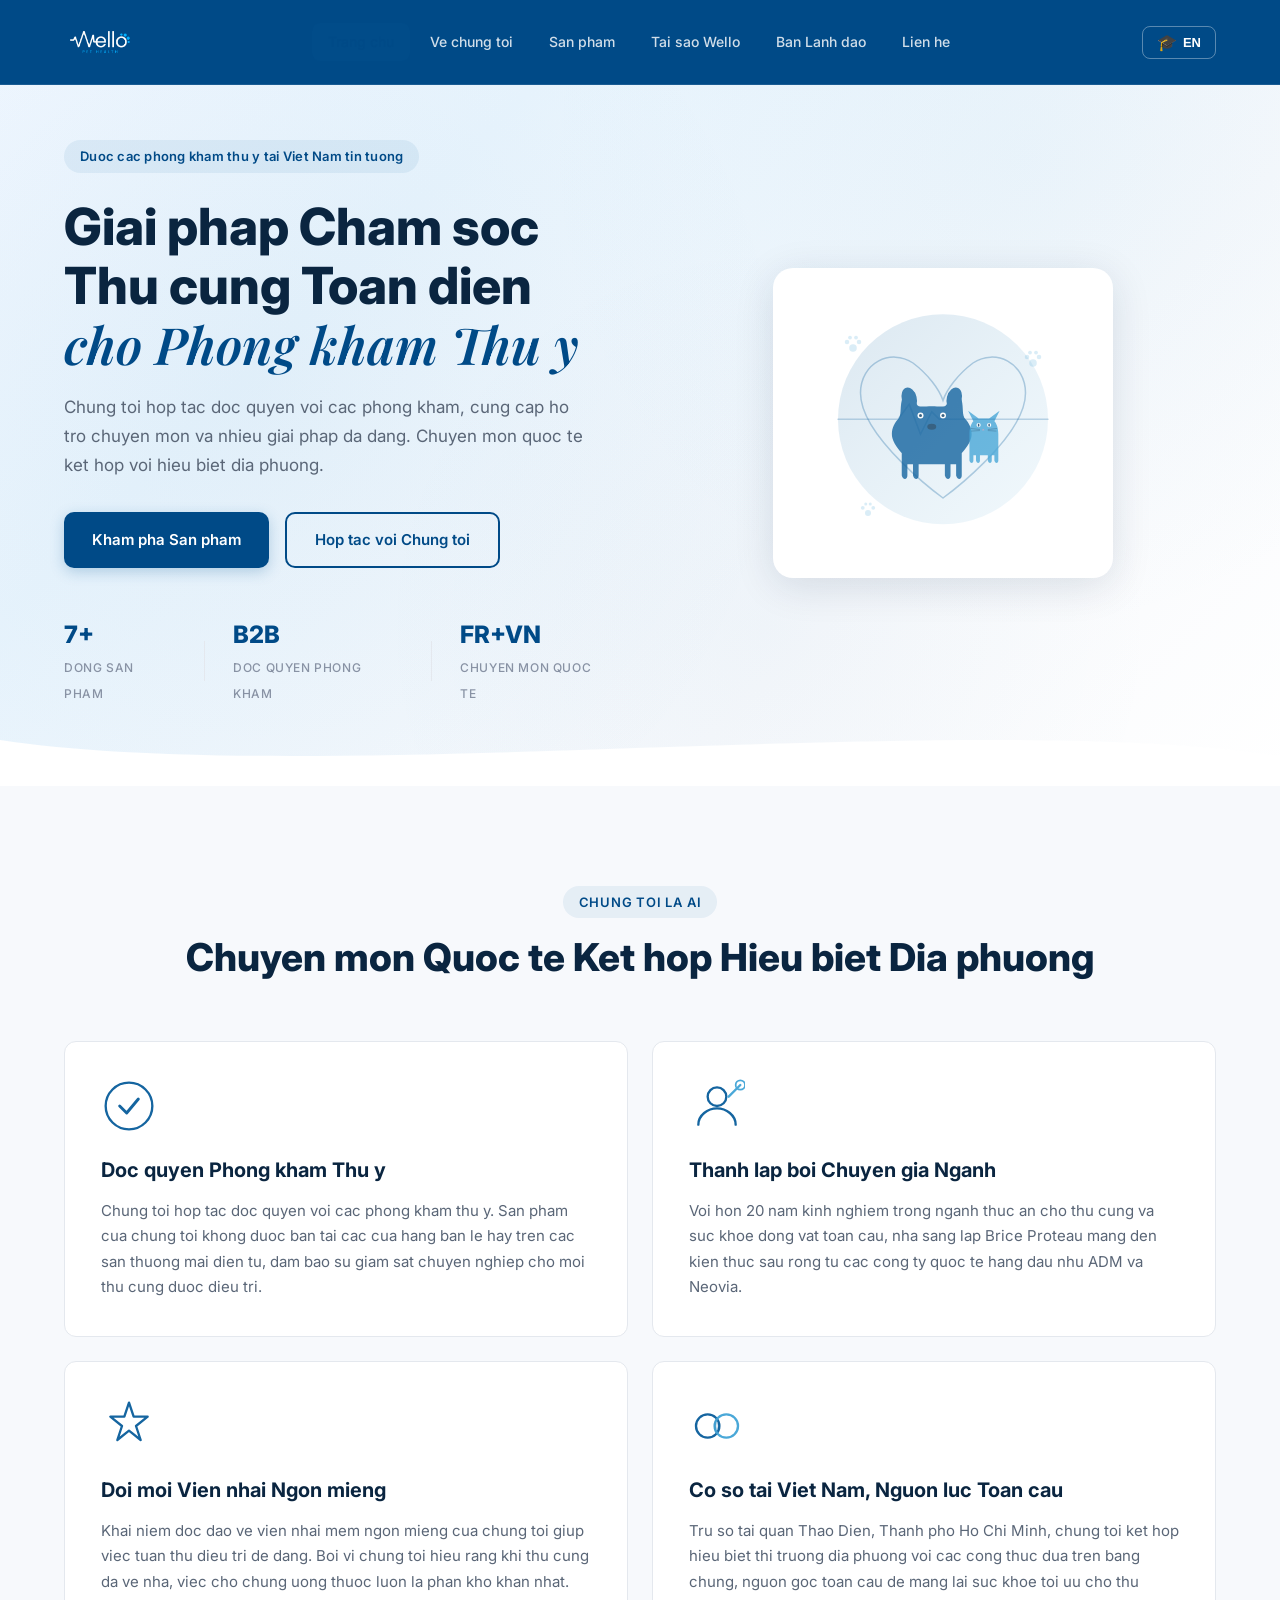
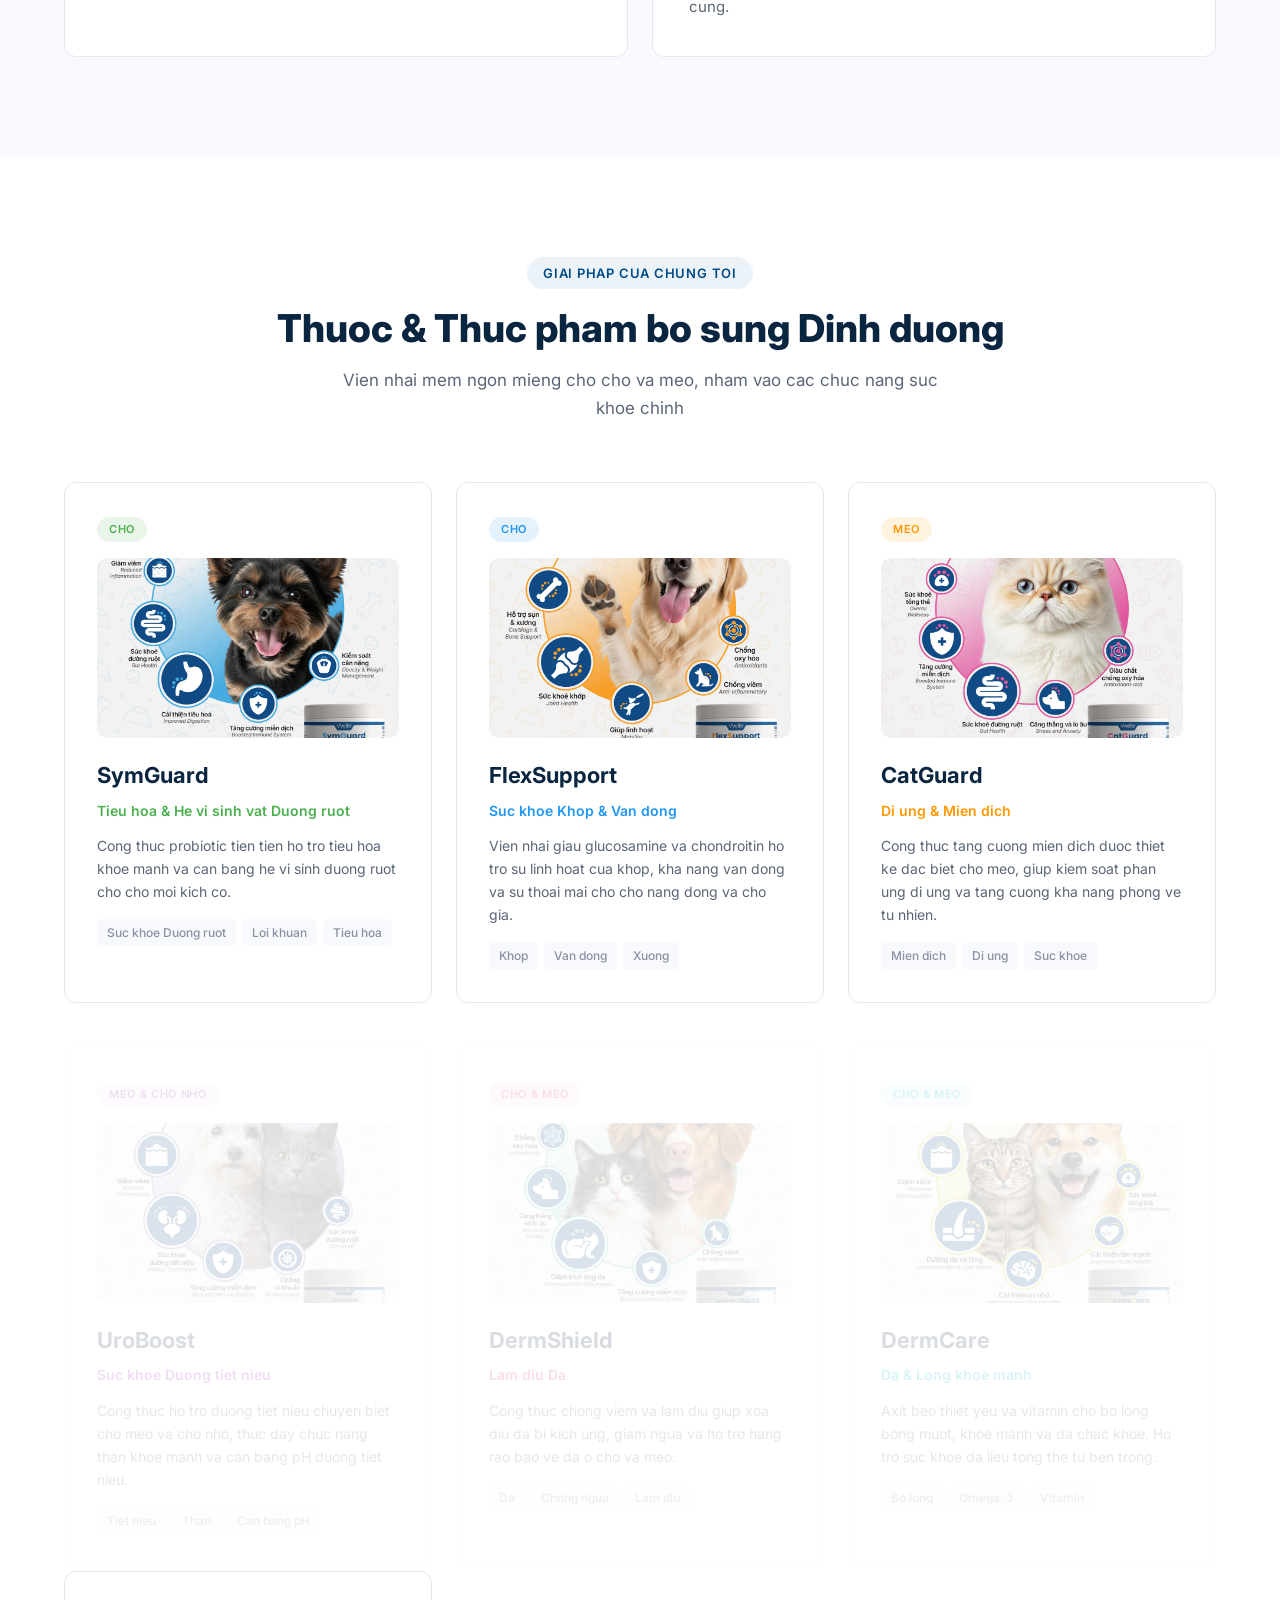
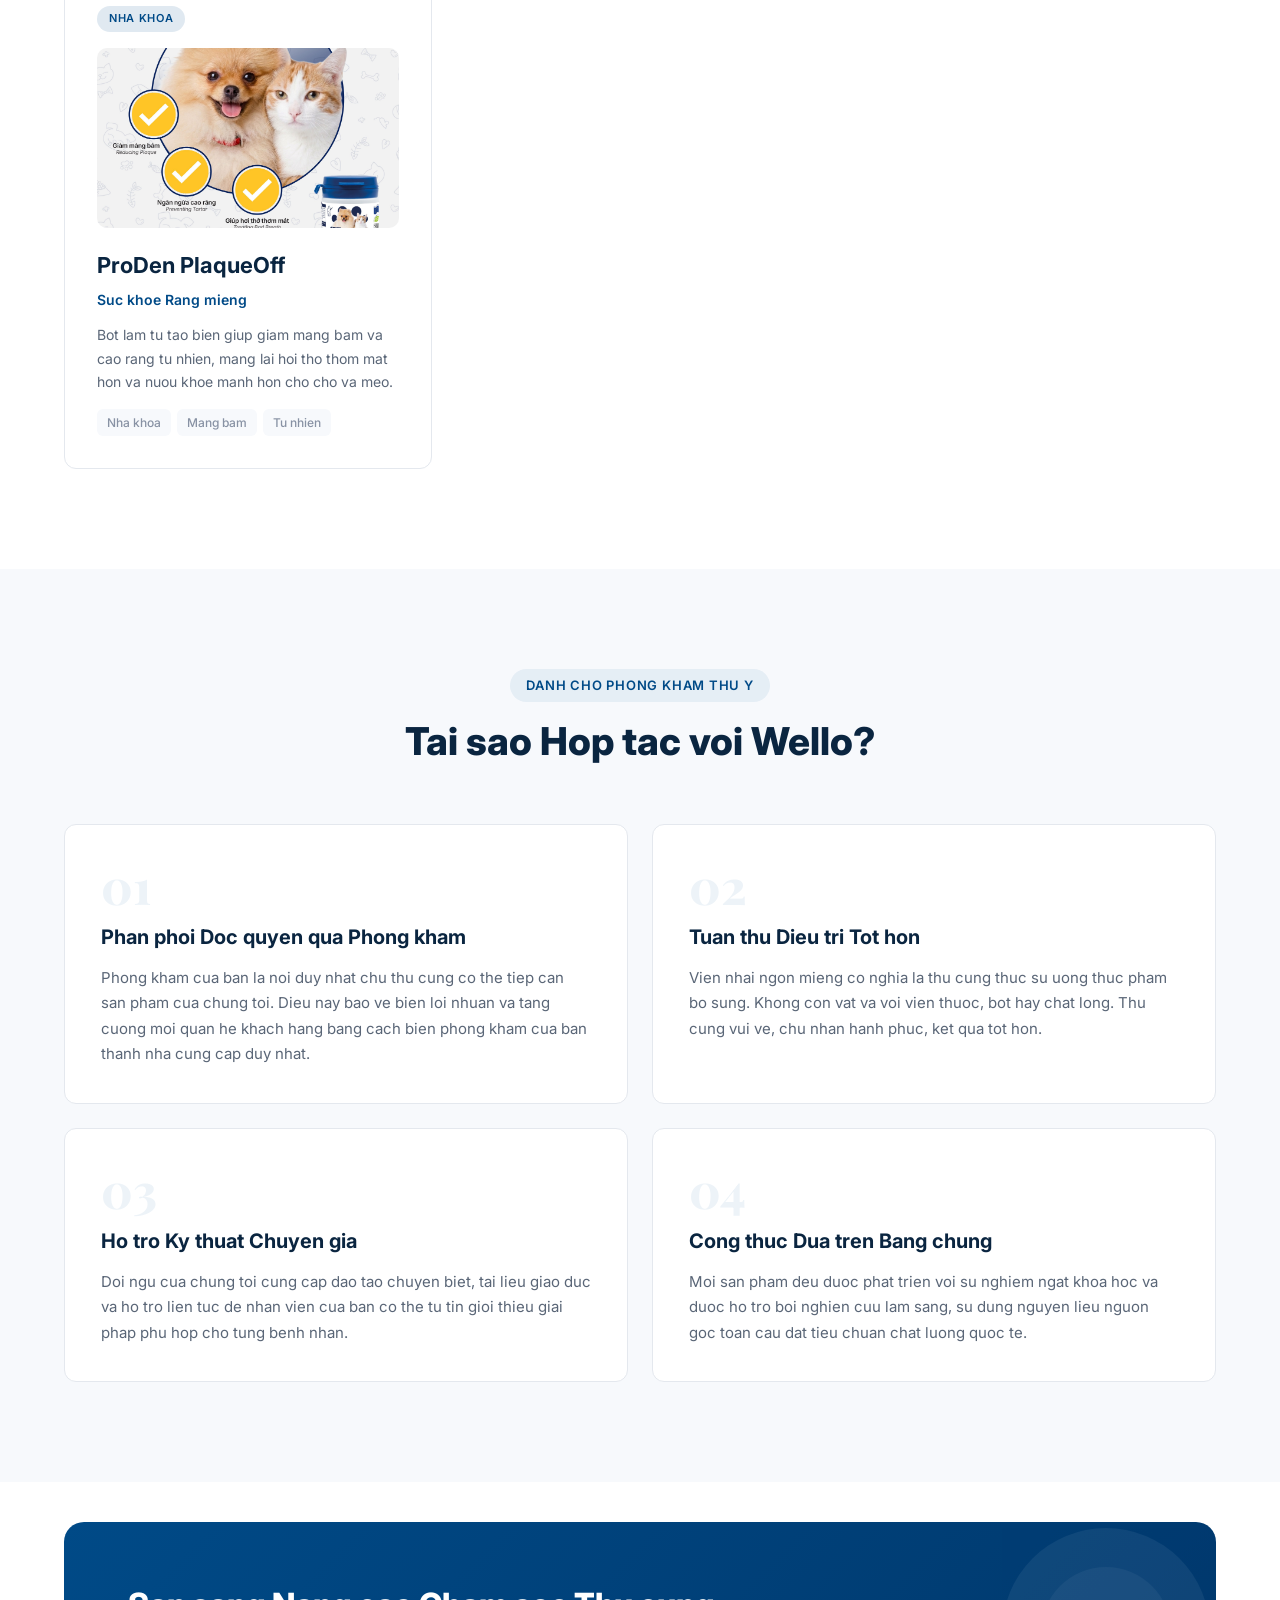
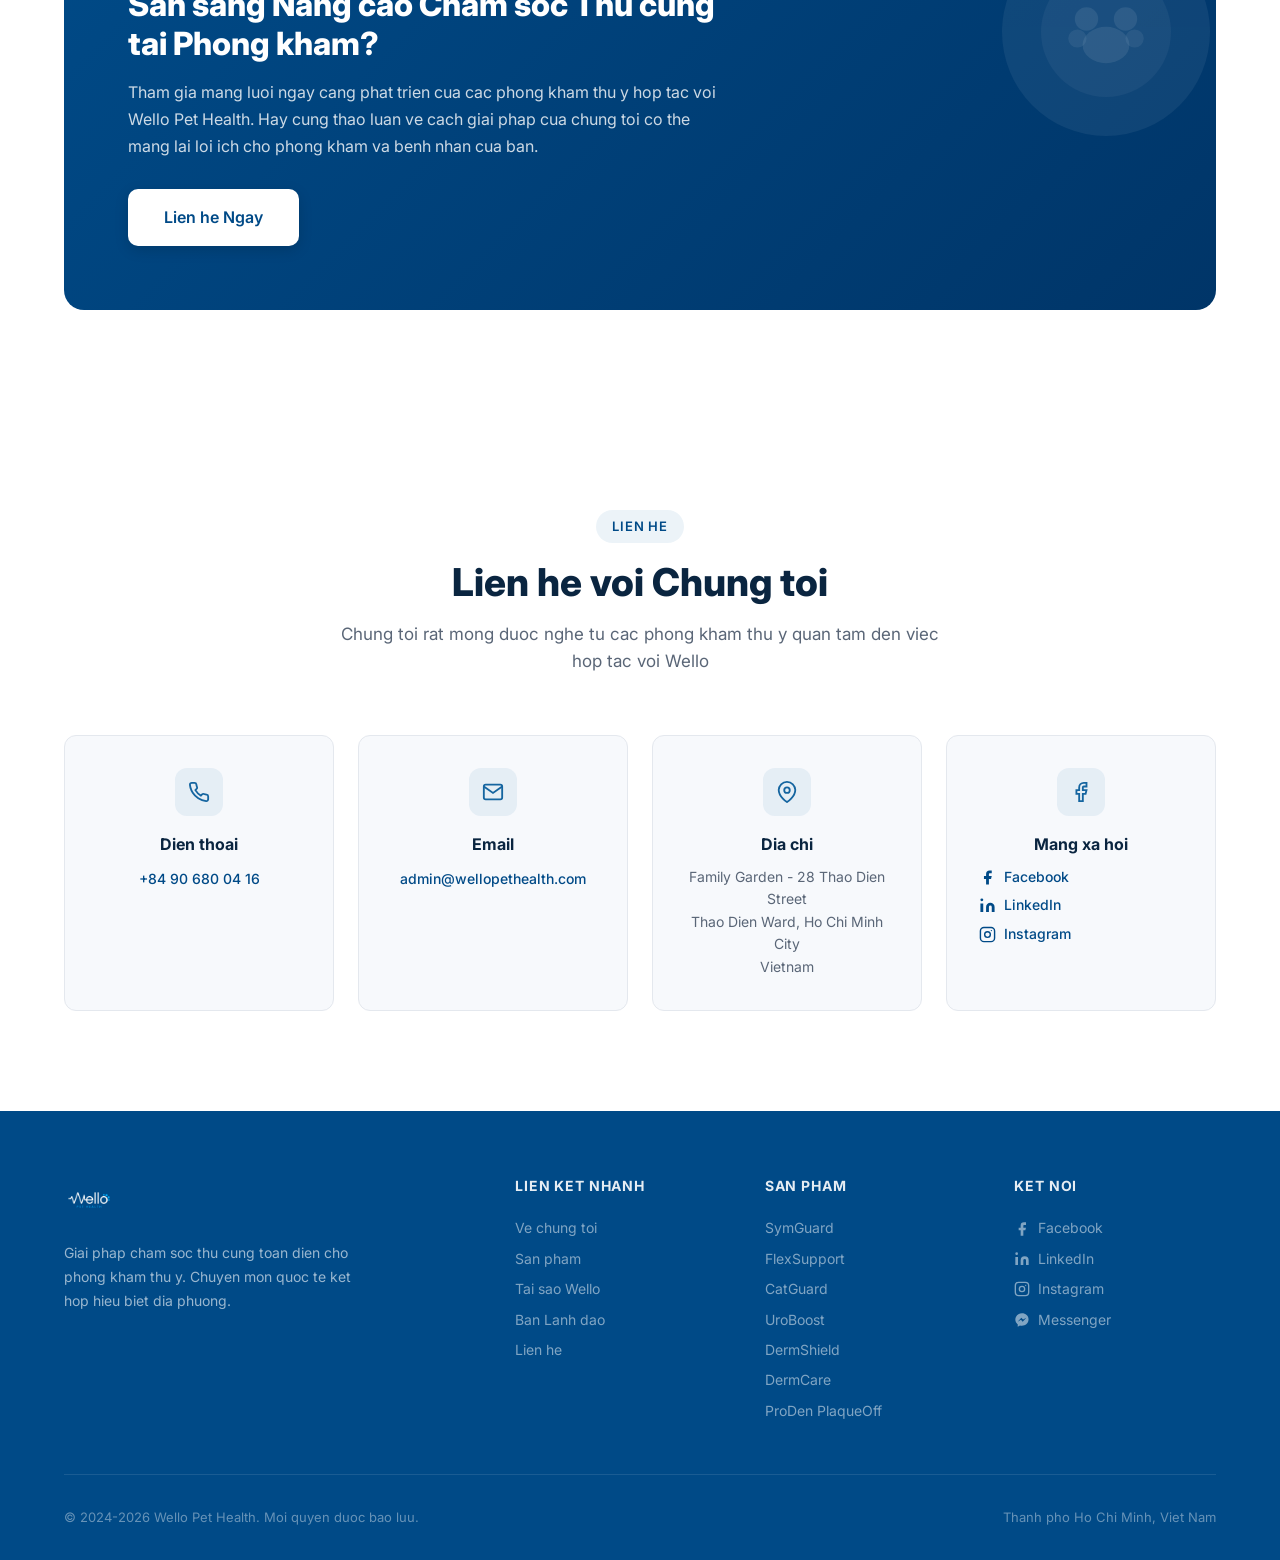
<file: index.html>
<!DOCTYPE html>
<html lang="en">
<head>
<meta charset="UTF-8">
<meta name="viewport" content="width=device-width, initial-scale=1.0">
<title>Wello Pet Health | Comprehensive Pet Care Solutions for Vet Clinics</title>
<meta name="description" content="Wello Pet Health partners exclusively with vet clinics, providing expert support and a wide range of pet care solutions. International expertise meets local insight.">
<link rel="preconnect" href="https://fonts.googleapis.com">
<link href="https://fonts.googleapis.com/css2?family=Inter:wght@300;400;500;600;700;800&family=Playfair+Display:wght@600;700&display=swap" rel="stylesheet">
<link rel="stylesheet" href="style.css?v=2">
</head>
<body>

<!-- Navigation -->
<nav class="navbar" id="navbar">
  <div class="container nav-container">
    <a href="index.html" class="nav-logo">
      <img src="images/logo.png" alt="Wello Pet Health" class="logo-img">
    </a>
    <div class="nav-links" id="navLinks">
      <a href="#home" class="nav-link" data-en="Home" data-vi="Trang chu">Home</a>
      <a href="#about" class="nav-link" data-en="About" data-vi="Ve chung toi">About</a>
      <a href="#products" class="nav-link" data-en="Products" data-vi="San pham">Products</a>
      <a href="#why-wello" class="nav-link" data-en="Why Wello" data-vi="Tai sao Wello">Why Wello</a>
      <a href="founder.html" class="nav-link" data-en="Management" data-vi="Ban Lanh dao">Management</a>
      <a href="#contact" class="nav-link" data-en="Contact" data-vi="Lien he">Contact</a>
    </div>
    <div class="nav-right">
      <button class="lang-toggle" id="langToggle" onclick="toggleLang()">
        <span class="lang-flag">&#127891;</span>
        <span id="langLabel">VI</span>
      </button>
      <button class="mobile-menu" id="mobileMenu" onclick="toggleMenu()">
        <span></span><span></span><span></span>
      </button>
    </div>
  </div>
</nav>

<!-- Hero Section -->
<section class="hero" id="home">
  <div class="hero-bg-pattern"></div>
  <div class="container hero-content">
    <div class="hero-text">
      <div class="hero-badge" data-en="Trusted by Veterinary Clinics across Vietnam" data-vi="Duoc cac phong kham thu y tai Viet Nam tin tuong">Trusted by Veterinary Clinics across Vietnam</div>
      <h1>
        <span data-en="Comprehensive Pet Care Solutions" data-vi="Giai phap Cham soc Thu cung Toan dien">Comprehensive Pet Care Solutions</span>
        <span class="hero-accent" data-en="for Vet Clinics" data-vi="cho Phong kham Thu y">for Vet Clinics</span>
      </h1>
      <p class="hero-desc" data-en="We partner exclusively with clinics, providing expert support and a wide range of solutions. International expertise meets local insight." data-vi="Chung toi hop tac doc quyen voi cac phong kham, cung cap ho tro chuyen mon va nhieu giai phap da dang. Chuyen mon quoc te ket hop voi hieu biet dia phuong.">We partner exclusively with clinics, providing expert support and a wide range of solutions. International expertise meets local insight.</p>
      <div class="hero-actions">
        <a href="#products" class="btn btn-primary" data-en="Explore Our Products" data-vi="Kham pha San pham">Explore Our Products</a>
        <a href="#contact" class="btn btn-outline" data-en="Partner With Us" data-vi="Hop tac voi Chung toi">Partner With Us</a>
      </div>
      <div class="hero-stats">
        <div class="stat">
          <span class="stat-number">7+</span>
          <span class="stat-label" data-en="Product Lines" data-vi="Dong San pham">Product Lines</span>
        </div>
        <div class="stat-divider"></div>
        <div class="stat">
          <span class="stat-number">B2B</span>
          <span class="stat-label" data-en="Vet Clinic Exclusive" data-vi="Doc quyen Phong kham">Vet Clinic Exclusive</span>
        </div>
        <div class="stat-divider"></div>
        <div class="stat">
          <span class="stat-number">FR+VN</span>
          <span class="stat-label" data-en="International Expertise" data-vi="Chuyen mon Quoc te">International Expertise</span>
        </div>
      </div>
    </div>
    <div class="hero-visual">
      <div class="hero-card">
        <div class="hero-illustration">
          <!-- Dog and cat silhouette with heart -->
          <svg viewBox="0 0 400 350" xmlns="http://www.w3.org/2000/svg">
            <defs>
              <linearGradient id="heroGrad" x1="0%" y1="0%" x2="100%" y2="100%">
                <stop offset="0%" style="stop-color:#1565A0;stop-opacity:0.15"/>
                <stop offset="100%" style="stop-color:#4AA8D8;stop-opacity:0.08"/>
              </linearGradient>
            </defs>
            <circle cx="200" cy="175" r="140" fill="url(#heroGrad)"/>
            <!-- Heart shape -->
            <path d="M200 280 C200 280 90 200 90 140 C90 100 130 80 160 100 C180 115 195 135 200 150 C205 135 220 115 240 100 C270 80 310 100 310 140 C310 200 200 280 200 280Z" fill="none" stroke="#1565A0" stroke-width="2" opacity="0.3"/>
            <!-- Dog silhouette -->
            <g transform="translate(120, 120) scale(0.5)" fill="#1565A0" opacity="0.8">
              <path d="M50 200 C50 200 30 180 25 160 C20 140 30 120 40 110 C50 100 45 80 50 60 C55 40 70 30 80 35 C90 40 85 60 90 70 C95 80 110 75 130 75 C150 75 165 80 170 70 C175 60 170 40 180 35 C190 30 205 40 210 60 C215 80 210 100 220 110 C230 120 240 140 235 160 C230 180 210 200 210 200 L210 260 C210 270 200 275 195 260 L195 230 L180 230 L180 260 C180 270 170 275 165 260 L165 230 L95 230 L95 260 C95 270 85 275 80 260 L80 230 L65 230 L65 260 C65 270 55 275 50 260 Z"/>
              <!-- Dog ear -->
              <ellipse cx="70" cy="55" rx="20" ry="30" transform="rotate(-15, 70, 55)"/>
              <ellipse cx="190" cy="55" rx="20" ry="30" transform="rotate(15, 190, 55)"/>
              <!-- Dog eye -->
              <circle cx="100" cy="100" r="8" fill="white"/>
              <circle cx="100" cy="100" r="4" fill="#0d3f66"/>
              <circle cx="160" cy="100" r="8" fill="white"/>
              <circle cx="160" cy="100" r="4" fill="#0d3f66"/>
              <!-- Dog nose -->
              <ellipse cx="130" cy="130" rx="12" ry="8" fill="#0d3f66"/>
            </g>
            <!-- Cat silhouette -->
            <g transform="translate(230, 160) scale(0.35)" fill="#4AA8D8" opacity="0.8">
              <path d="M30 50 L10 10 L50 40 L90 40 L130 10 L110 50 C120 60 125 80 125 100 L125 200 C125 210 115 215 110 200 L110 180 L100 180 L100 200 C100 210 90 215 85 200 L85 180 L55 180 L55 200 C55 210 45 215 40 200 L40 180 L30 180 L30 200 C30 210 20 215 15 200 L15 100 C15 80 20 60 30 50Z"/>
              <!-- Cat eyes -->
              <circle cx="50" cy="65" r="8" fill="white"/>
              <ellipse cx="50" cy="65" rx="3" ry="6" fill="#0d3f66"/>
              <circle cx="90" cy="65" r="8" fill="white"/>
              <ellipse cx="90" cy="65" rx="3" ry="6" fill="#0d3f66"/>
              <!-- Cat nose -->
              <path d="M67 80 L63 85 L72 85 Z" fill="#e88ca5"/>
              <!-- Whiskers -->
              <line x1="20" y1="78" x2="55" y2="82" stroke="#0d3f66" stroke-width="1.5"/>
              <line x1="22" y1="88" x2="55" y2="86" stroke="#0d3f66" stroke-width="1.5"/>
              <line x1="85" y1="82" x2="120" y2="78" stroke="#0d3f66" stroke-width="1.5"/>
              <line x1="85" y1="86" x2="118" y2="88" stroke="#0d3f66" stroke-width="1.5"/>
            </g>
            <!-- Paw prints scattered -->
            <g fill="#4AA8D8" opacity="0.2">
              <circle cx="80" cy="80" r="5"/><circle cx="72" cy="72" r="3"/><circle cx="88" cy="72" r="3"/><circle cx="76" cy="66" r="2.5"/><circle cx="84" cy="66" r="2.5"/>
              <circle cx="320" cy="100" r="5"/><circle cx="312" cy="92" r="3"/><circle cx="328" cy="92" r="3"/><circle cx="316" cy="86" r="2.5"/><circle cx="324" cy="86" r="2.5"/>
              <circle cx="100" cy="300" r="4"/><circle cx="93" cy="293" r="2.5"/><circle cx="107" cy="293" r="2.5"/><circle cx="97" cy="288" r="2"/><circle cx="103" cy="288" r="2"/>
            </g>
            <!-- Heartbeat line -->
            <path d="M60 175 L140 175 L155 155 L170 195 L185 165 L195 175 L340 175" fill="none" stroke="#1565A0" stroke-width="2" opacity="0.25" stroke-linecap="round"/>
          </svg>
        </div>
      </div>
    </div>
  </div>
  <div class="hero-wave">
    <svg viewBox="0 0 1440 100" preserveAspectRatio="none"><path d="M0,40 C360,100 1080,0 1440,60 L1440,100 L0,100 Z" fill="white"/></svg>
  </div>
</section>

<!-- About Section -->
<section class="section about" id="about">
  <div class="container">
    <div class="section-header">
      <span class="section-tag" data-en="Who We Are" data-vi="Chung toi la ai">Who We Are</span>
      <h2 data-en="International Expertise Meets Local Insight" data-vi="Chuyen mon Quoc te Ket hop Hieu biet Dia phuong">International Expertise Meets Local Insight</h2>
    </div>
    <div class="about-grid">
      <div class="about-card">
        <div class="about-icon">
          <svg viewBox="0 0 48 48" fill="none" xmlns="http://www.w3.org/2000/svg"><circle cx="24" cy="24" r="20" stroke="#1565A0" stroke-width="2"/><path d="M16 24 L22 30 L32 18" stroke="#1565A0" stroke-width="2.5" stroke-linecap="round" stroke-linejoin="round"/></svg>
        </div>
        <h3 data-en="Vet Clinic Exclusive" data-vi="Doc quyen Phong kham Thu y">Vet Clinic Exclusive</h3>
        <p data-en="We partner exclusively with veterinary clinics. Our products are not sold in retail stores or online marketplaces, ensuring professional oversight for every pet treated." data-vi="Chung toi hop tac doc quyen voi cac phong kham thu y. San pham cua chung toi khong duoc ban tai cac cua hang ban le hay tren cac san thuong mai dien tu, dam bao su giam sat chuyen nghiep cho moi thu cung duoc dieu tri.">We partner exclusively with veterinary clinics. Our products are not sold in retail stores or online marketplaces, ensuring professional oversight for every pet treated.</p>
      </div>
      <div class="about-card">
        <div class="about-icon">
          <svg viewBox="0 0 48 48" fill="none" xmlns="http://www.w3.org/2000/svg"><circle cx="24" cy="16" r="8" stroke="#1565A0" stroke-width="2"/><path d="M8 40 C8 32 16 26 24 26 C32 26 40 32 40 40" stroke="#1565A0" stroke-width="2" stroke-linecap="round"/><path d="M34 16 L44 6" stroke="#4AA8D8" stroke-width="2" stroke-linecap="round"/><circle cx="44" cy="6" r="4" stroke="#4AA8D8" stroke-width="1.5"/></svg>
        </div>
        <h3 data-en="Founded by Industry Experts" data-vi="Thanh lap boi Chuyen gia Nganh">Founded by Industry Experts</h3>
        <p data-en="With over 20 years of experience in the global pet food and animal health industry, our founder Brice Proteau brings deep knowledge from leading international companies like ADM and Neovia." data-vi="Voi hon 20 nam kinh nghiem trong nganh thuc an cho thu cung va suc khoe dong vat toan cau, nha sang lap Brice Proteau mang den kien thuc sau rong tu cac cong ty quoc te hang dau nhu ADM va Neovia.">With over 20 years of experience in the global pet food and animal health industry, our founder Brice Proteau brings deep knowledge from leading international companies like ADM and Neovia.</p>
      </div>
      <div class="about-card">
        <div class="about-icon">
          <svg viewBox="0 0 48 48" fill="none" xmlns="http://www.w3.org/2000/svg"><path d="M24 4 L28 16 L40 16 L30 24 L34 36 L24 28 L14 36 L18 24 L8 16 L20 16 Z" stroke="#1565A0" stroke-width="2" stroke-linejoin="round"/></svg>
        </div>
        <h3 data-en="Palatable Chew Innovation" data-vi="Doi moi Vien nhai Ngon mieng">Palatable Chew Innovation</h3>
        <p data-en="Our original concept of palatable soft chews makes treatment compliance easy. Because we know that once the pet is home, getting them to take medicine is always the hardest part." data-vi="Khai niem doc dao ve vien nhai mem ngon mieng cua chung toi giup viec tuan thu dieu tri de dang. Boi vi chung toi hieu rang khi thu cung da ve nha, viec cho chung uong thuoc luon la phan kho khan nhat.">Our original concept of palatable soft chews makes treatment compliance easy. Because we know that once the pet is home, getting them to take medicine is always the hardest part.</p>
      </div>
      <div class="about-card">
        <div class="about-icon">
          <svg viewBox="0 0 48 48" fill="none" xmlns="http://www.w3.org/2000/svg"><circle cx="16" cy="24" r="10" stroke="#1565A0" stroke-width="2"/><circle cx="32" cy="24" r="10" stroke="#4AA8D8" stroke-width="2"/><path d="M24 16 C28 20 28 28 24 32 C20 28 20 20 24 16Z" fill="#1565A0" opacity="0.15"/></svg>
        </div>
        <h3 data-en="Vietnam Based, Globally Sourced" data-vi="Co so tai Viet Nam, Nguon luc Toan cau">Vietnam Based, Globally Sourced</h3>
        <p data-en="Headquartered in Ho Chi Minh City's Thao Dien district, we combine local market understanding with globally sourced, evidence-based formulations for optimal pet health." data-vi="Tru so tai quan Thao Dien, Thanh pho Ho Chi Minh, chung toi ket hop hieu biet thi truong dia phuong voi cac cong thuc dua tren bang chung, nguon goc toan cau de mang lai suc khoe toi uu cho thu cung.">Headquartered in Ho Chi Minh City's Thao Dien district, we combine local market understanding with globally sourced, evidence-based formulations for optimal pet health.</p>
      </div>
    </div>
  </div>
</section>

<!-- Products Section -->
<section class="section products" id="products">
  <div class="container">
    <div class="section-header">
      <span class="section-tag" data-en="Our Solutions" data-vi="Giai phap cua chung toi">Our Solutions</span>
      <h2 data-en="Medicines & Nutritional Supplements" data-vi="Thuoc & Thuc pham bo sung Dinh duong">Medicines & Nutritional Supplements</h2>
      <p class="section-subtitle" data-en="Palatable soft chews for dogs and cats, targeting key health functions" data-vi="Vien nhai mem ngon mieng cho cho va meo, nham vao cac chuc nang suc khoe chinh">Palatable soft chews for dogs and cats, targeting key health functions</p>
    </div>
    <div class="products-grid">

      <div class="product-card" style="--card-accent:#4CAF50">
        <div class="product-badge" data-en="Dogs" data-vi="Cho">Dogs</div>
        <div class="product-img-wrap">
          <img src="images/product-symguard.jpg" alt="SymGuard" onerror="this.parentElement.style.display='none'">
        </div>
        <h3>SymGuard</h3>
        <p class="product-target" data-en="Digestion & Gut Microbiome" data-vi="Tieu hoa & He vi sinh vat Duong ruot">Digestion & Gut Microbiome</p>
        <p class="product-desc" data-en="Advanced probiotic formula supporting healthy digestion and balanced gut flora for dogs of all sizes." data-vi="Cong thuc probiotic tien tien ho tro tieu hoa khoe manh va can bang he vi sinh duong ruot cho cho moi kich co.">Advanced probiotic formula supporting healthy digestion and balanced gut flora for dogs of all sizes.</p>
        <div class="product-tags">
          <span data-en="Gut Health" data-vi="Suc khoe Duong ruot">Gut Health</span>
          <span data-en="Probiotics" data-vi="Loi khuan">Probiotics</span>
          <span data-en="Digestion" data-vi="Tieu hoa">Digestion</span>
        </div>
      </div>

      <div class="product-card" style="--card-accent:#2196F3">
        <div class="product-badge" data-en="Dogs" data-vi="Cho">Dogs</div>
        <div class="product-img-wrap">
          <img src="images/product-flexsupport.jpg" alt="FlexSupport" onerror="this.parentElement.style.display='none'">
        </div>
        <h3>FlexSupport</h3>
        <p class="product-target" data-en="Joint Health & Mobility" data-vi="Suc khoe Khop & Van dong">Joint Health & Mobility</p>
        <p class="product-desc" data-en="Glucosamine and chondroitin enriched chews to support joint flexibility, mobility, and comfort in active and aging dogs." data-vi="Vien nhai giau glucosamine va chondroitin ho tro su linh hoat cua khop, kha nang van dong va su thoai mai cho cho nang dong va cho gia.">Glucosamine and chondroitin enriched chews to support joint flexibility, mobility, and comfort in active and aging dogs.</p>
        <div class="product-tags">
          <span data-en="Joints" data-vi="Khop">Joints</span>
          <span data-en="Mobility" data-vi="Van dong">Mobility</span>
          <span data-en="Bones" data-vi="Xuong">Bones</span>
        </div>
      </div>

      <div class="product-card" style="--card-accent:#FF9800">
        <div class="product-badge" data-en="Cats" data-vi="Meo">Cats</div>
        <div class="product-img-wrap">
          <img src="images/product-catguard.jpg" alt="CatGuard" onerror="this.parentElement.style.display='none'">
        </div>
        <h3>CatGuard</h3>
        <p class="product-target" data-en="Allergies & Immunity" data-vi="Di ung & Mien dich">Allergies & Immunity</p>
        <p class="product-desc" data-en="Immune-boosting formula designed specifically for cats, helping manage allergic reactions and strengthening natural defenses." data-vi="Cong thuc tang cuong mien dich duoc thiet ke dac biet cho meo, giup kiem soat phan ung di ung va tang cuong kha nang phong ve tu nhien.">Immune-boosting formula designed specifically for cats, helping manage allergic reactions and strengthening natural defenses.</p>
        <div class="product-tags">
          <span data-en="Immunity" data-vi="Mien dich">Immunity</span>
          <span data-en="Allergies" data-vi="Di ung">Allergies</span>
          <span data-en="Wellness" data-vi="Suc khoe">Wellness</span>
        </div>
      </div>

      <div class="product-card" style="--card-accent:#9C27B0">
        <div class="product-badge" data-en="Cats & Small Dogs" data-vi="Meo & Cho nho">Cats & Small Dogs</div>
        <div class="product-img-wrap">
          <img src="images/product-uroboost.jpg" alt="UroBoost" onerror="this.parentElement.style.display='none'">
        </div>
        <h3>UroBoost</h3>
        <p class="product-target" data-en="Urinary Health" data-vi="Suc khoe Duong tiet nieu">Urinary Health</p>
        <p class="product-desc" data-en="Specialized urinary tract support formula for cats and small dogs, promoting healthy kidney function and urinary pH balance." data-vi="Cong thuc ho tro duong tiet nieu chuyen biet cho meo va cho nho, thuc day chuc nang than khoe manh va can bang pH duong tiet nieu.">Specialized urinary tract support formula for cats and small dogs, promoting healthy kidney function and urinary pH balance.</p>
        <div class="product-tags">
          <span data-en="Urinary" data-vi="Tiet nieu">Urinary</span>
          <span data-en="Kidney" data-vi="Than">Kidney</span>
          <span data-en="pH Balance" data-vi="Can bang pH">pH Balance</span>
        </div>
      </div>

      <div class="product-card" style="--card-accent:#E91E63">
        <div class="product-badge" data-en="Dogs & Cats" data-vi="Cho & Meo">Dogs & Cats</div>
        <div class="product-img-wrap">
          <img src="images/product-dermshield.jpg" alt="DermShield" onerror="this.parentElement.style.display='none'">
        </div>
        <h3>DermShield</h3>
        <p class="product-target" data-en="Skin Soothing" data-vi="Lam diu Da">Skin Soothing</p>
        <p class="product-desc" data-en="Anti-inflammatory and soothing formula to calm irritated skin, reduce itching, and support the skin barrier in dogs and cats." data-vi="Cong thuc chong viem va lam diu giup xoa diu da bi kich ung, giam ngua va ho tro hang rao bao ve da o cho va meo.">Anti-inflammatory and soothing formula to calm irritated skin, reduce itching, and support the skin barrier in dogs and cats.</p>
        <div class="product-tags">
          <span data-en="Skin" data-vi="Da">Skin</span>
          <span data-en="Anti-itch" data-vi="Chong ngua">Anti-itch</span>
          <span data-en="Soothing" data-vi="Lam diu">Soothing</span>
        </div>
      </div>

      <div class="product-card" style="--card-accent:#00BCD4">
        <div class="product-badge" data-en="Dogs & Cats" data-vi="Cho & Meo">Dogs & Cats</div>
        <div class="product-img-wrap">
          <img src="images/product-dermcare.jpg" alt="DermCare" onerror="this.parentElement.style.display='none'">
        </div>
        <h3>DermCare</h3>
        <p class="product-target" data-en="Healthy Skin & Coat" data-vi="Da & Long khoe manh">Healthy Skin & Coat</p>
        <p class="product-desc" data-en="Essential fatty acids and vitamins for a shiny, healthy coat and strong skin. Supports overall dermatological wellness from the inside out." data-vi="Axit beo thiet yeu va vitamin cho bo long bong muot, khoe manh va da chac khoe. Ho tro suc khoe da lieu tong the tu ben trong.">Essential fatty acids and vitamins for a shiny, healthy coat and strong skin. Supports overall dermatological wellness from the inside out.</p>
        <div class="product-tags">
          <span data-en="Coat" data-vi="Bo long">Coat</span>
          <span data-en="Omega-3" data-vi="Omega-3">Omega-3</span>
          <span data-en="Vitamins" data-vi="Vitamin">Vitamins</span>
        </div>
      </div>

      <div class="product-card product-card-dental" style="--card-accent:#004a87">
        <div class="product-badge" data-en="Dental" data-vi="Nha khoa">Dental</div>
        <div class="product-img-wrap">
          <img src="images/product-plaqueoff.jpg" alt="ProDen PlaqueOff" onerror="this.parentElement.style.display='none'">
        </div>
        <h3>ProDen PlaqueOff</h3>
        <p class="product-target" data-en="Dental & Oral Health" data-vi="Suc khoe Rang mieng">Dental & Oral Health</p>
        <p class="product-desc" data-en="Seaweed-based powder that naturally reduces plaque and tartar build-up, promoting fresher breath and healthier gums for dogs and cats." data-vi="Bot lam tu tao bien giup giam mang bam va cao rang tu nhien, mang lai hoi tho thom mat hon va nuou khoe manh hon cho cho va meo.">Seaweed-based powder that naturally reduces plaque and tartar build-up, promoting fresher breath and healthier gums for dogs and cats.</p>
        <div class="product-tags">
          <span data-en="Dental" data-vi="Nha khoa">Dental</span>
          <span data-en="Plaque" data-vi="Mang bam">Plaque</span>
          <span data-en="Natural" data-vi="Tu nhien">Natural</span>
        </div>
      </div>

    </div>
  </div>
</section>

<!-- Why Wello Section -->
<section class="section why-wello" id="why-wello">
  <div class="container">
    <div class="section-header">
      <span class="section-tag" data-en="For Veterinary Clinics" data-vi="Danh cho Phong kham Thu y">For Veterinary Clinics</span>
      <h2 data-en="Why Partner With Wello?" data-vi="Tai sao Hop tac voi Wello?">Why Partner With Wello?</h2>
    </div>
    <div class="why-grid">
      <div class="why-card">
        <div class="why-number">01</div>
        <h3 data-en="Exclusive Clinic Distribution" data-vi="Phan phoi Doc quyen qua Phong kham">Exclusive Clinic Distribution</h3>
        <p data-en="Your clinic is the only place pet owners can access our products. This protects your margins and strengthens client relationships by making your clinic the sole provider." data-vi="Phong kham cua ban la noi duy nhat chu thu cung co the tiep can san pham cua chung toi. Dieu nay bao ve bien loi nhuan va tang cuong moi quan he khach hang bang cach bien phong kham cua ban thanh nha cung cap duy nhat.">Your clinic is the only place pet owners can access our products. This protects your margins and strengthens client relationships by making your clinic the sole provider.</p>
      </div>
      <div class="why-card">
        <div class="why-number">02</div>
        <h3 data-en="Better Treatment Compliance" data-vi="Tuan thu Dieu tri Tot hon">Better Treatment Compliance</h3>
        <p data-en="Palatable chews mean pets actually take their supplements. No more struggling with pills, powders, or liquids. Happy pets, happy owners, better outcomes." data-vi="Vien nhai ngon mieng co nghia la thu cung thuc su uong thuc pham bo sung. Khong con vat va voi vien thuoc, bot hay chat long. Thu cung vui ve, chu nhan hanh phuc, ket qua tot hon.">Palatable chews mean pets actually take their supplements. No more struggling with pills, powders, or liquids. Happy pets, happy owners, better outcomes.</p>
      </div>
      <div class="why-card">
        <div class="why-number">03</div>
        <h3 data-en="Expert Technical Support" data-vi="Ho tro Ky thuat Chuyen gia">Expert Technical Support</h3>
        <p data-en="Our team provides dedicated training, educational materials, and ongoing support so your staff can confidently recommend the right solutions for each patient." data-vi="Doi ngu cua chung toi cung cap dao tao chuyen biet, tai lieu giao duc va ho tro lien tuc de nhan vien cua ban co the tu tin gioi thieu giai phap phu hop cho tung benh nhan.">Our team provides dedicated training, educational materials, and ongoing support so your staff can confidently recommend the right solutions for each patient.</p>
      </div>
      <div class="why-card">
        <div class="why-number">04</div>
        <h3 data-en="Evidence-Based Formulations" data-vi="Cong thuc Dua tren Bang chung">Evidence-Based Formulations</h3>
        <p data-en="Every product is developed with scientific rigor and backed by clinical research, using globally sourced ingredients that meet international quality standards." data-vi="Moi san pham deu duoc phat trien voi su nghiem ngat khoa hoc va duoc ho tro boi nghien cuu lam sang, su dung nguyen lieu nguon goc toan cau dat tieu chuan chat luong quoc te.">Every product is developed with scientific rigor and backed by clinical research, using globally sourced ingredients that meet international quality standards.</p>
      </div>
    </div>
  </div>
</section>

<!-- CTA Section -->
<section class="section cta-section">
  <div class="container">
    <div class="cta-card">
      <div class="cta-content">
        <h2 data-en="Ready to Elevate Your Clinic's Pet Care?" data-vi="San sang Nang cao Cham soc Thu cung tai Phong kham?">Ready to Elevate Your Clinic's Pet Care?</h2>
        <p data-en="Join the growing network of veterinary clinics partnering with Wello Pet Health. Let's discuss how our solutions can benefit your practice and your patients." data-vi="Tham gia mang luoi ngay cang phat trien cua cac phong kham thu y hop tac voi Wello Pet Health. Hay cung thao luan ve cach giai phap cua chung toi co the mang lai loi ich cho phong kham va benh nhan cua ban.">Join the growing network of veterinary clinics partnering with Wello Pet Health. Let's discuss how our solutions can benefit your practice and your patients.</p>
        <a href="#contact" class="btn btn-primary btn-lg" data-en="Get In Touch" data-vi="Lien he Ngay">Get In Touch</a>
      </div>
      <div class="cta-decoration">
        <svg viewBox="0 0 200 200" xmlns="http://www.w3.org/2000/svg">
          <circle cx="100" cy="100" r="80" fill="white" fill-opacity="0.1"/>
          <circle cx="100" cy="100" r="50" fill="white" fill-opacity="0.08"/>
          <!-- Paw -->
          <ellipse cx="100" cy="110" rx="18" ry="14" fill="white" fill-opacity="0.15"/>
          <circle cx="85" cy="90" r="9" fill="white" fill-opacity="0.15"/>
          <circle cx="115" cy="90" r="9" fill="white" fill-opacity="0.15"/>
          <circle cx="78" cy="105" r="7" fill="white" fill-opacity="0.12"/>
          <circle cx="122" cy="105" r="7" fill="white" fill-opacity="0.12"/>
        </svg>
      </div>
    </div>
  </div>
</section>

<!-- Contact Section -->
<section class="section contact" id="contact">
  <div class="container">
    <div class="section-header">
      <span class="section-tag" data-en="Get In Touch" data-vi="Lien he">Get In Touch</span>
      <h2 data-en="Contact Us" data-vi="Lien he voi Chung toi">Contact Us</h2>
      <p class="section-subtitle" data-en="We'd love to hear from veterinary clinics interested in partnering with Wello" data-vi="Chung toi rat mong duoc nghe tu cac phong kham thu y quan tam den viec hop tac voi Wello">We'd love to hear from veterinary clinics interested in partnering with Wello</p>
    </div>
    <div class="contact-grid">
      <div class="contact-card">
        <div class="contact-icon">
          <svg viewBox="0 0 24 24" fill="none" stroke="#1565A0" stroke-width="2"><path d="M22 16.92v3a2 2 0 01-2.18 2 19.79 19.79 0 01-8.63-3.07 19.5 19.5 0 01-6-6 19.79 19.79 0 01-3.07-8.67A2 2 0 014.11 2h3a2 2 0 012 1.72 12.84 12.84 0 00.7 2.81 2 2 0 01-.45 2.11L8.09 9.91a16 16 0 006 6l1.27-1.27a2 2 0 012.11-.45 12.84 12.84 0 002.81.7A2 2 0 0122 16.92z"/></svg>
        </div>
        <h3 data-en="Phone" data-vi="Dien thoai">Phone</h3>
        <a href="tel:+84906800416">+84 90 680 04 16</a>
      </div>
      <div class="contact-card">
        <div class="contact-icon">
          <svg viewBox="0 0 24 24" fill="none" stroke="#1565A0" stroke-width="2"><path d="M4 4h16c1.1 0 2 .9 2 2v12c0 1.1-.9 2-2 2H4c-1.1 0-2-.9-2-2V6c0-1.1.9-2 2-2z"/><polyline points="22,6 12,13 2,6"/></svg>
        </div>
        <h3>Email</h3>
        <a href="mailto:admin@wellopethealth.com">admin@wellopethealth.com</a>
      </div>
      <div class="contact-card">
        <div class="contact-icon">
          <svg viewBox="0 0 24 24" fill="none" stroke="#1565A0" stroke-width="2"><path d="M21 10c0 7-9 13-9 13s-9-6-9-13a9 9 0 0118 0z"/><circle cx="12" cy="10" r="3"/></svg>
        </div>
        <h3 data-en="Address" data-vi="Dia chi">Address</h3>
        <p>Family Garden - 28 Thao Dien Street<br>Thao Dien Ward, Ho Chi Minh City<br>Vietnam</p>
      </div>
      <div class="contact-card">
        <div class="contact-icon">
          <svg viewBox="0 0 24 24" fill="none" stroke="#1565A0" stroke-width="2"><path d="M18 2h-3a5 5 0 00-5 5v3H7v4h3v8h4v-8h3l1-4h-4V7a1 1 0 011-1h3z"/></svg>
        </div>
        <h3 data-en="Social" data-vi="Mang xa hoi">Mang xa hoi</h3>
        <div class="social-links">
          <a href="https://www.facebook.com/Wellopethealth/" target="_blank" rel="noopener" class="contact-social-link">
            <svg viewBox="0 0 24 24" fill="currentColor"><path d="M18 2h-3a5 5 0 0 0-5 5v3H7v4h3v8h4v-8h3l1-4h-4V7a1 1 0 0 1 1-1h3z"/></svg>Facebook
          </a>
          <a href="https://www.linkedin.com/company/wellopethealth" target="_blank" rel="noopener" class="contact-social-link">
            <svg viewBox="0 0 24 24" fill="currentColor"><path d="M16 8a6 6 0 0 1 6 6v7h-4v-7a2 2 0 0 0-2-2 2 2 0 0 0-2 2v7h-4v-7a6 6 0 0 1 6-6zM2 9h4v12H2z"/><circle cx="4" cy="4" r="2"/></svg>LinkedIn
          </a>
          <a href="https://www.instagram.com/wellopethealth" target="_blank" rel="noopener" class="contact-social-link">
            <svg viewBox="0 0 24 24" fill="none" stroke="currentColor" stroke-width="2"><rect x="2" y="2" width="20" height="20" rx="5" ry="5"/><circle cx="12" cy="12" r="4"/><circle cx="17.5" cy="6.5" r="1" fill="currentColor" stroke="none"/></svg>Instagram
          </a>
        </div>
      </div>
    </div>
  </div>
</section>

<!-- Footer -->
<footer class="footer">
  <div class="container">
    <div class="footer-content">
      <div class="footer-brand">
        <img src="images/logo.png" alt="Wello Pet Health" class="footer-logo">
        <p data-en="Comprehensive pet care solutions for veterinary clinics. International expertise meets local insight." data-vi="Giai phap cham soc thu cung toan dien cho phong kham thu y. Chuyen mon quoc te ket hop hieu biet dia phuong.">Comprehensive pet care solutions for veterinary clinics. International expertise meets local insight.</p>
      </div>
      <div class="footer-links">
        <h4 data-en="Quick Links" data-vi="Lien ket nhanh">Quick Links</h4>
        <a href="#about" data-en="About Us" data-vi="Ve chung toi">About Us</a>
        <a href="#products" data-en="Products" data-vi="San pham">Products</a>
        <a href="#why-wello" data-en="Why Wello" data-vi="Tai sao Wello">Why Wello</a>
        <a href="founder.html" data-en="Management" data-vi="Ban Lanh dao">Management</a>
        <a href="#contact" data-en="Contact" data-vi="Lien he">Contact</a>
      </div>
      <div class="footer-links">
        <h4 data-en="Products" data-vi="San pham">Products</h4>
        <a href="#products">SymGuard</a>
        <a href="#products">FlexSupport</a>
        <a href="#products">CatGuard</a>
        <a href="#products">UroBoost</a>
        <a href="#products">DermShield</a>
        <a href="#products">DermCare</a>
        <a href="#products">ProDen PlaqueOff</a>
      </div>
      <div class="footer-links">
        <h4 data-en="Connect" data-vi="Ket noi">Ket noi</h4>
        <a href="https://www.facebook.com/Wellopethealth/" target="_blank" class="footer-social-link">
          <svg viewBox="0 0 24 24" fill="currentColor"><path d="M18 2h-3a5 5 0 0 0-5 5v3H7v4h3v8h4v-8h3l1-4h-4V7a1 1 0 0 1 1-1h3z"/></svg>Facebook
        </a>
        <a href="https://www.linkedin.com/company/wellopethealth" target="_blank" class="footer-social-link">
          <svg viewBox="0 0 24 24" fill="currentColor"><path d="M16 8a6 6 0 0 1 6 6v7h-4v-7a2 2 0 0 0-2-2 2 2 0 0 0-2 2v7h-4v-7a6 6 0 0 1 6-6zM2 9h4v12H2z"/><circle cx="4" cy="4" r="2"/></svg>LinkedIn
        </a>
        <a href="https://www.instagram.com/wellopethealth" target="_blank" class="footer-social-link">
          <svg viewBox="0 0 24 24" fill="none" stroke="currentColor" stroke-width="2"><rect x="2" y="2" width="20" height="20" rx="5" ry="5"/><circle cx="12" cy="12" r="4"/><circle cx="17.5" cy="6.5" r="1" fill="currentColor" stroke="none"/></svg>Instagram
        </a>
        <a href="https://m.me/Wellopethealth" target="_blank" class="footer-social-link">
          <svg viewBox="0 0 24 24" fill="currentColor"><path d="M12 2C6.477 2 2 6.145 2 11.243c0 2.906 1.404 5.503 3.6 7.21V22l3.37-1.85c.9.25 1.853.384 2.83.384 5.523 0 10-4.144 10-9.291C22 6.145 17.523 2 12 2zm1.04 12.5l-2.55-2.72-4.98 2.72 5.477-5.813 2.613 2.72 4.923-2.72-5.483 5.813z"/></svg>Messenger
        </a>
      </div>
    </div>
    <div class="footer-bottom">
      <p>&copy; 2024-2026 Wello Pet Health. <span data-en="All rights reserved." data-vi="Moi quyen duoc bao luu.">All rights reserved.</span></p>
      <p data-en="Ho Chi Minh City, Vietnam" data-vi="Thanh pho Ho Chi Minh, Viet Nam">Ho Chi Minh City, Vietnam</p>
    </div>
  </div>
</footer>

<script src="script.js"></script>
</body>
</html>
</file>
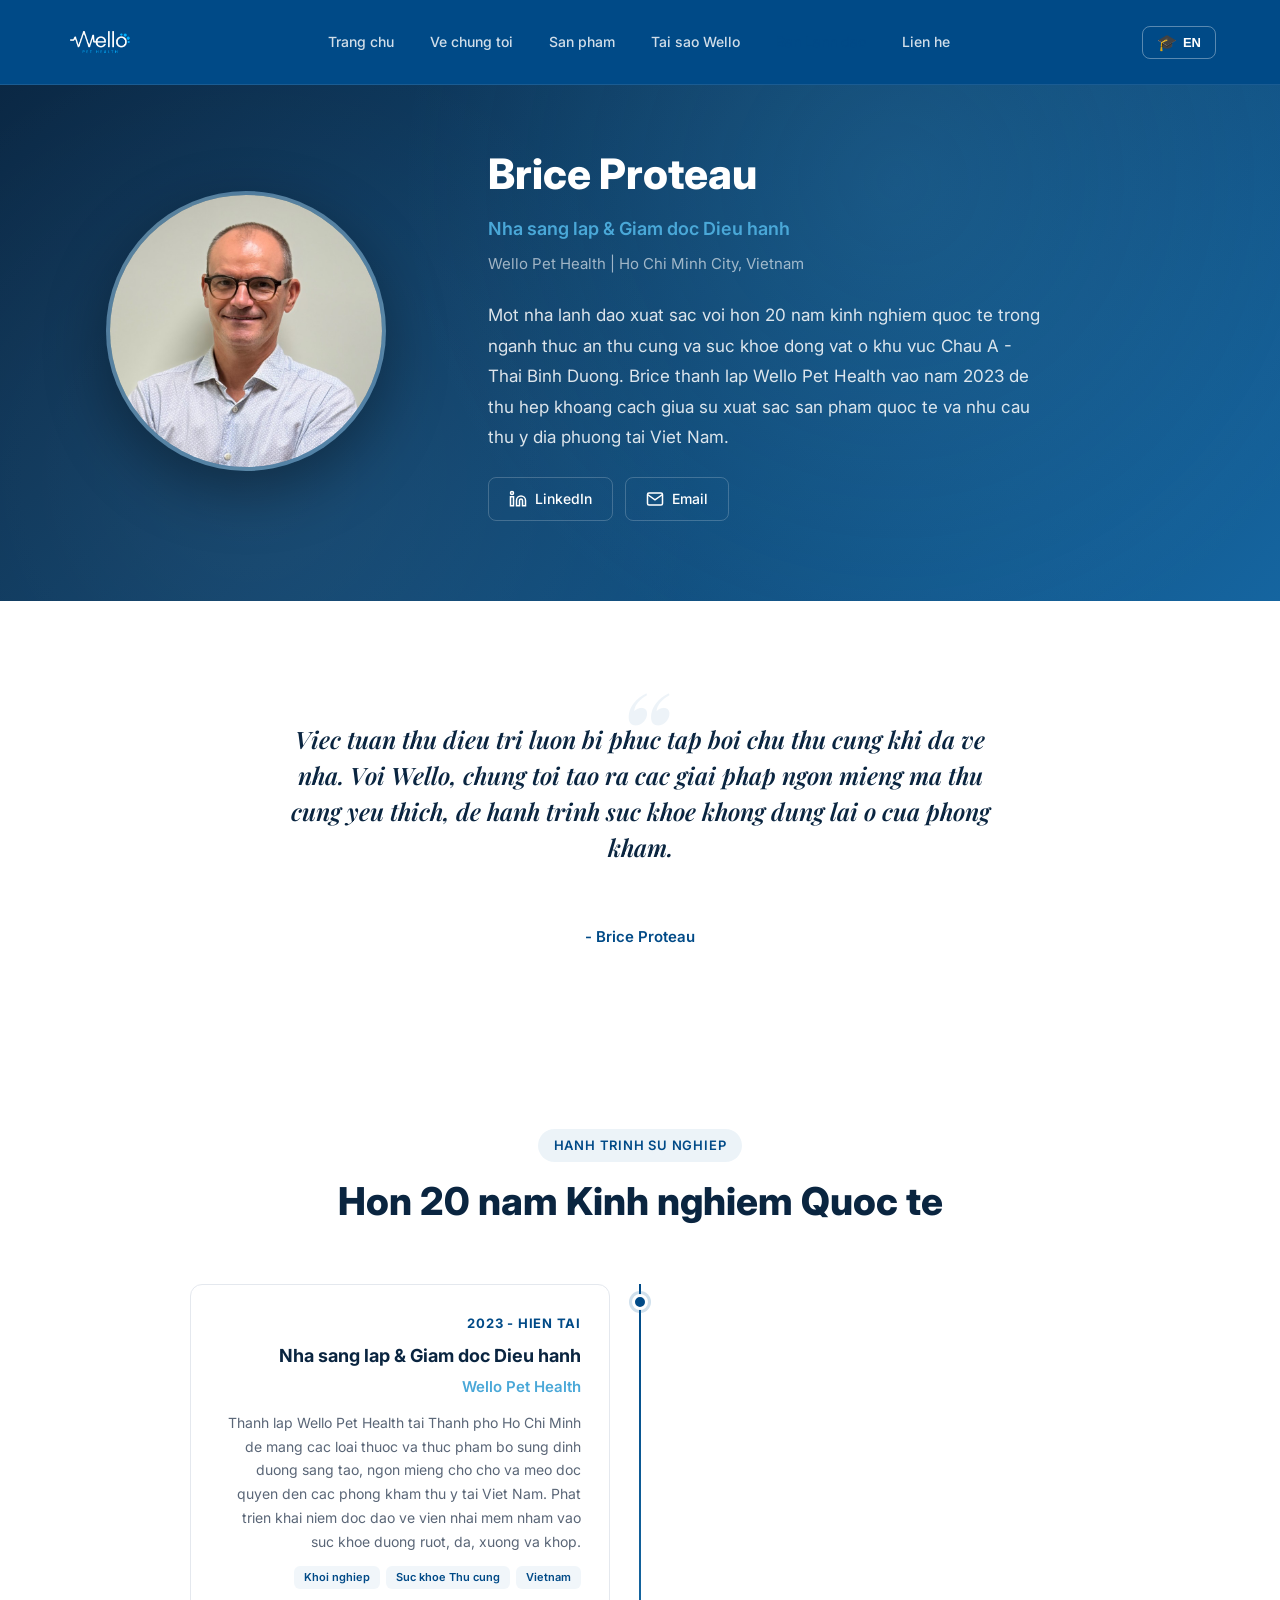
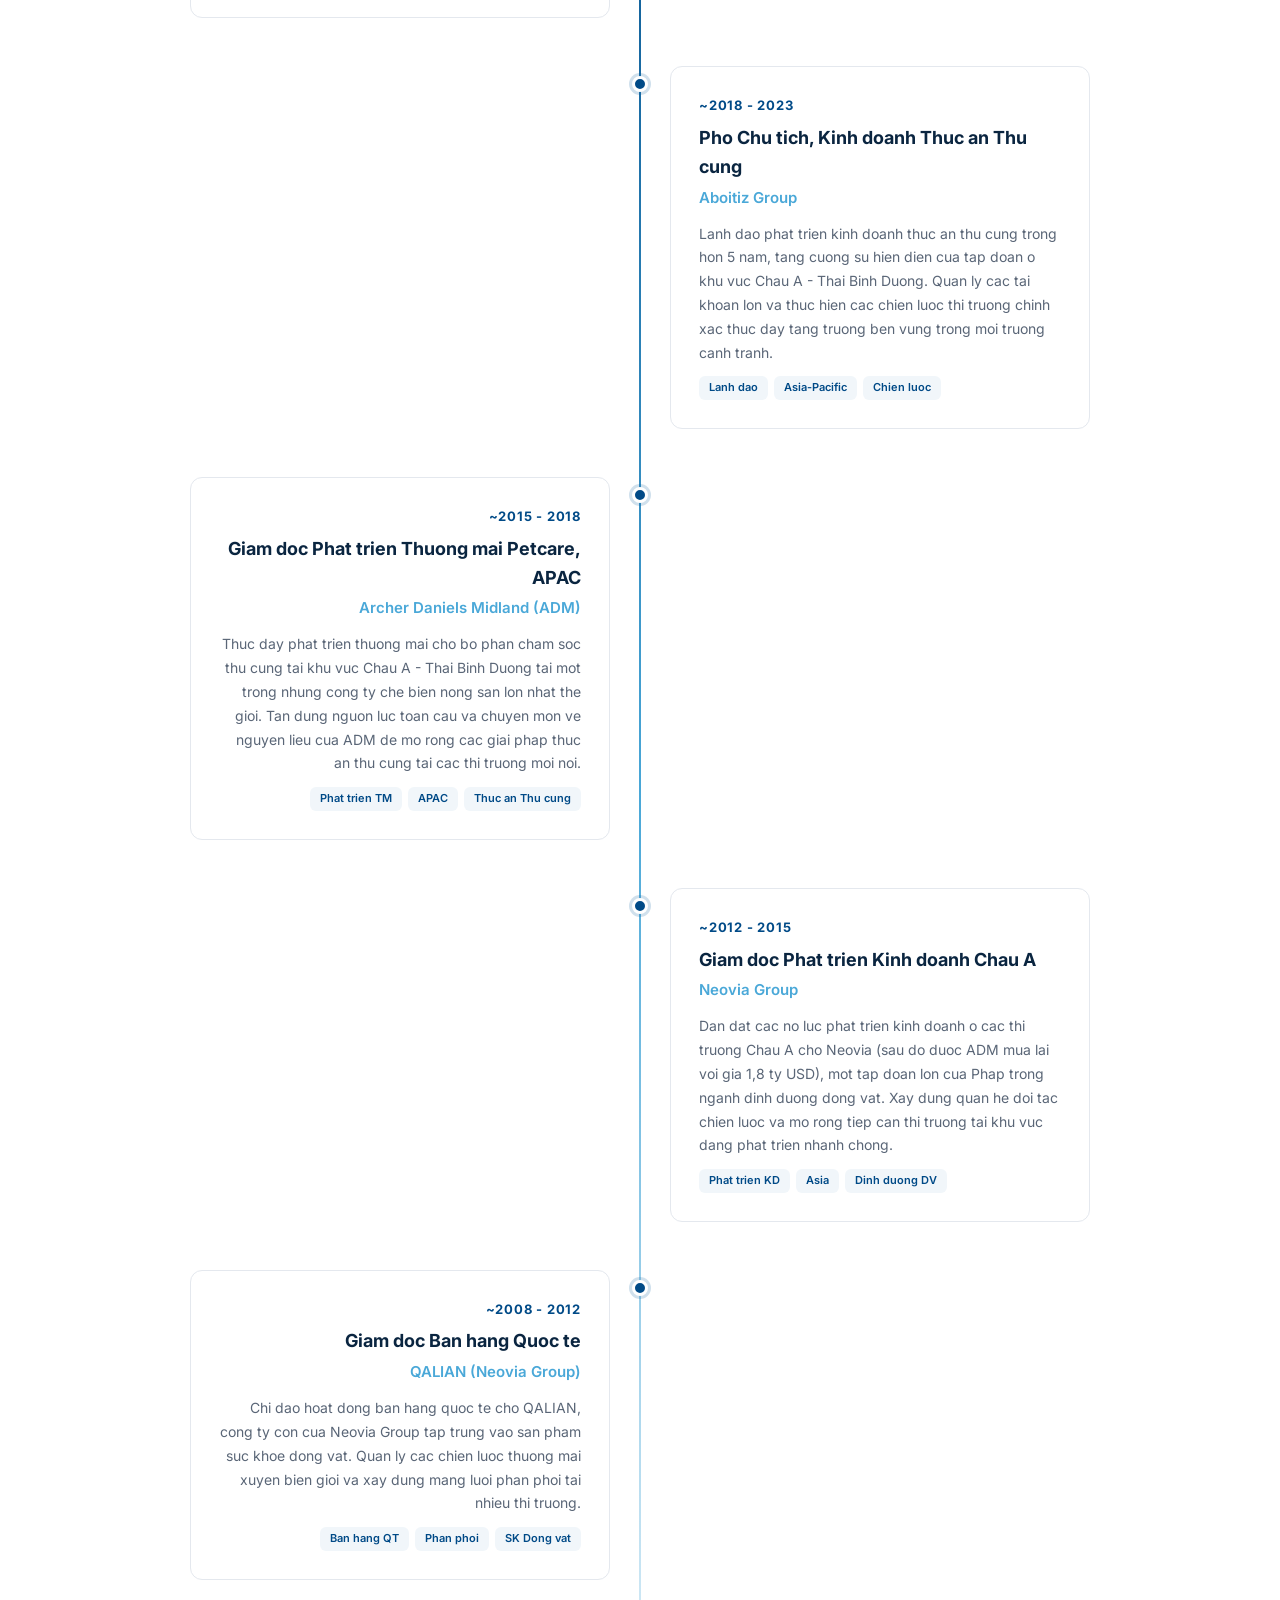
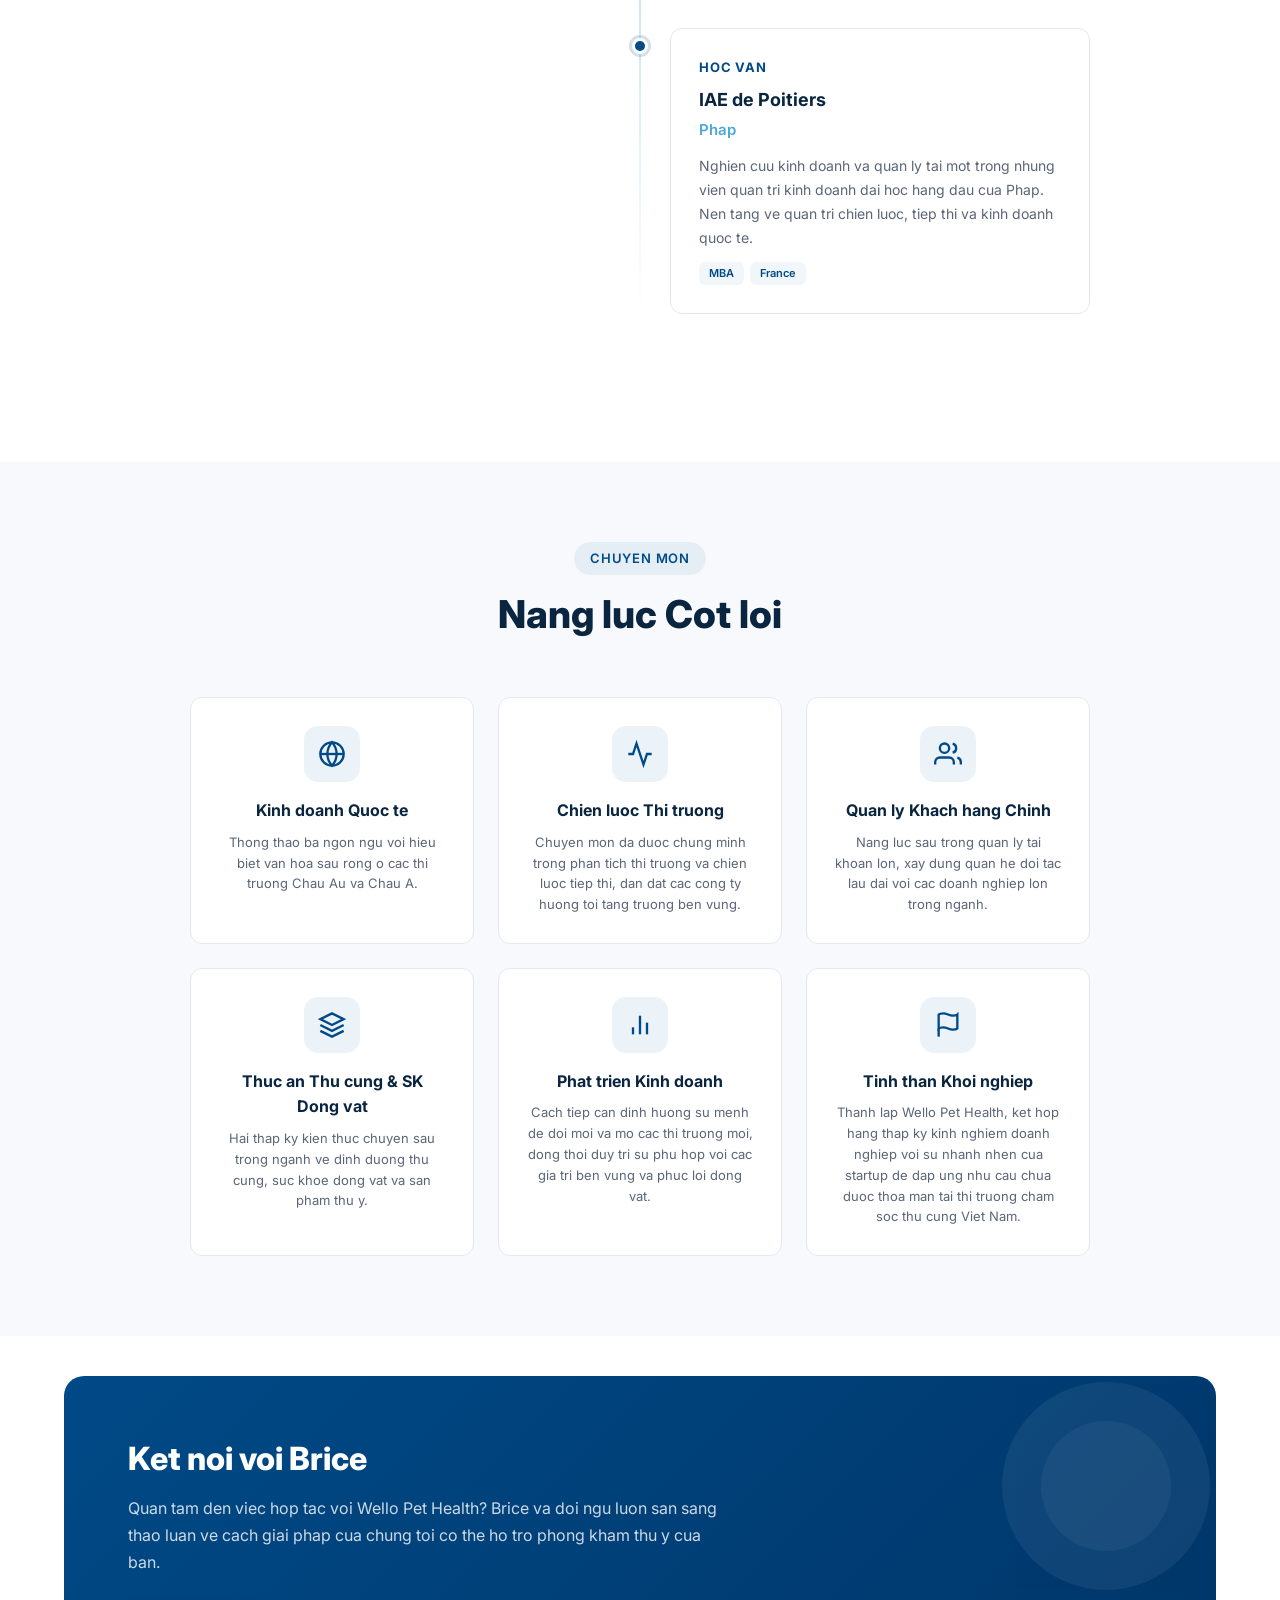
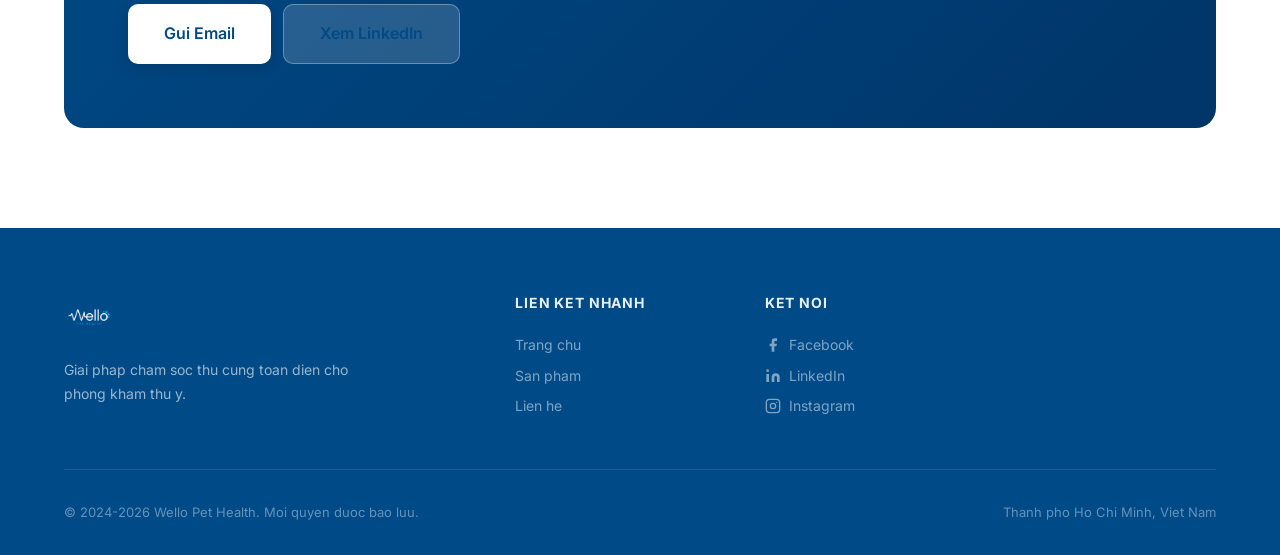
<file: founder.html>
<!DOCTYPE html>
<html lang="en">
<head>
<meta charset="UTF-8">
<meta name="viewport" content="width=device-width, initial-scale=1.0">
<title>Brice Proteau - Founder | Wello Pet Health</title>
<meta name="description" content="Meet Brice Proteau, founder of Wello Pet Health. Over 20 years of international experience in pet food and animal health across Asia-Pacific.">
<link rel="preconnect" href="https://fonts.googleapis.com">
<link href="https://fonts.googleapis.com/css2?family=Inter:wght@300;400;500;600;700;800&family=Playfair+Display:wght@600;700&display=swap" rel="stylesheet">
<link rel="stylesheet" href="style.css?v=2">
<style>
/* Founder page specific styles */
.founder-hero {
  padding: 140px 0 80px;
  background: linear-gradient(135deg, #0a2540 0%, #1565A0 100%);
  color: white; position: relative; overflow: hidden;
}
.founder-hero::before {
  content: ''; position: absolute; inset: 0;
  background-image:
    radial-gradient(circle at 70% 30%, rgba(74,168,216,0.15) 0%, transparent 50%),
    radial-gradient(circle at 20% 80%, rgba(255,255,255,0.05) 0%, transparent 40%);
}
.founder-hero-content {
  display: grid; grid-template-columns: 1fr 2fr; gap: 60px;
  align-items: center; position: relative; z-index: 2;
}
.founder-avatar {
  width: 280px; height: 280px; border-radius: 50%;
  border: 4px solid rgba(255,255,255,0.25);
  box-shadow: 0 20px 60px rgba(0,0,0,0.35);
  margin: 0 auto;
  overflow: hidden;
  background: linear-gradient(135deg, rgba(74,168,216,0.3), rgba(21,101,160,0.5));
}
.founder-avatar img {
  width: 100%; height: 100%; object-fit: cover; object-position: center top;
  display: block;
}
.founder-avatar-inner {
  width: 100%; height: 100%;
  display: flex; align-items: center; justify-content: center;
  font-size: 72px; font-weight: 800; color: rgba(255,255,255,0.3);
  font-family: 'Playfair Display', serif;
}
.founder-intro h1 {
  font-size: 42px; font-weight: 800; margin-bottom: 8px;
}
.founder-title {
  font-size: 18px; color: var(--accent); font-weight: 600;
  margin-bottom: 8px;
}
.founder-company {
  font-size: 15px; color: rgba(255,255,255,0.6); margin-bottom: 24px;
}
.founder-summary {
  font-size: 17px; line-height: 1.8; color: rgba(255,255,255,0.85);
  max-width: 560px;
}
.founder-links {
  display: flex; gap: 12px; margin-top: 24px;
}
.founder-link {
  display: inline-flex; align-items: center; gap: 8px;
  padding: 10px 20px; border-radius: 8px;
  border: 1.5px solid rgba(255,255,255,0.2);
  color: white; font-size: 14px; font-weight: 500;
  transition: var(--transition);
}
.founder-link:hover {
  background: rgba(255,255,255,0.1);
  border-color: rgba(255,255,255,0.4);
}
.founder-link svg { width: 18px; height: 18px; }

/* Timeline */
.timeline-section { padding: 100px 0; }
.timeline {
  position: relative; max-width: 900px; margin: 0 auto;
}
.timeline::before {
  content: ''; position: absolute;
  left: 50%; transform: translateX(-50%);
  top: 0; bottom: 0; width: 2px;
  background: linear-gradient(to bottom, var(--primary), var(--accent), transparent);
}
.timeline-item {
  display: grid; grid-template-columns: 1fr 1fr;
  gap: 60px; margin-bottom: 48px; position: relative;
}
.timeline-item:nth-child(odd) .timeline-content { grid-column: 1; text-align: right; }
.timeline-item:nth-child(odd) .timeline-spacer { grid-column: 2; }
.timeline-item:nth-child(even) .timeline-spacer { grid-column: 1; }
.timeline-item:nth-child(even) .timeline-content { grid-column: 2; }
.timeline-dot {
  position: absolute; left: 50%; top: 10px;
  width: 16px; height: 16px; border-radius: 50%;
  background: var(--primary); border: 3px solid white;
  box-shadow: 0 0 0 3px rgba(21,101,160,0.2);
  transform: translateX(-50%);
  z-index: 2;
}
.timeline-content {
  background: white; border-radius: var(--radius);
  padding: 28px; border: 1px solid var(--border);
  transition: var(--transition);
}
.timeline-content:hover {
  box-shadow: var(--shadow-md); transform: translateY(-2px);
}
.timeline-date {
  font-size: 13px; font-weight: 700; color: var(--primary);
  text-transform: uppercase; letter-spacing: 0.06em;
  margin-bottom: 8px;
}
.timeline-role {
  font-size: 18px; font-weight: 700; color: var(--bg-dark);
  margin-bottom: 4px;
}
.timeline-company-name {
  font-size: 15px; font-weight: 600; color: var(--accent);
  margin-bottom: 12px;
}
.timeline-desc {
  font-size: 14px; color: var(--text-light); line-height: 1.7;
}
.timeline-tags {
  display: flex; flex-wrap: wrap; gap: 6px; margin-top: 12px;
}
.timeline-item:nth-child(odd) .timeline-tags { justify-content: flex-end; }
.timeline-tags span {
  padding: 3px 10px; border-radius: 6px;
  font-size: 11px; font-weight: 600;
  background: rgba(21,101,160,0.06); color: var(--primary);
}

/* Skills grid */
.skills-section { background: var(--bg-alt); padding: 80px 0; }
.skills-grid {
  display: grid; grid-template-columns: repeat(3, 1fr); gap: 24px;
  max-width: 900px; margin: 0 auto;
}
.skill-card {
  background: white; border-radius: var(--radius);
  padding: 28px; border: 1px solid var(--border);
  text-align: center; transition: var(--transition);
}
.skill-card:hover {
  box-shadow: var(--shadow-md); transform: translateY(-2px);
}
.skill-icon {
  width: 56px; height: 56px; margin: 0 auto 16px;
  background: rgba(21,101,160,0.08); border-radius: 14px;
  display: flex; align-items: center; justify-content: center;
}
.skill-icon svg { width: 28px; height: 28px; stroke: var(--primary); fill: none; stroke-width: 2; }
.skill-card h3 { font-size: 16px; font-weight: 700; margin-bottom: 8px; color: var(--bg-dark); }
.skill-card p { font-size: 13px; color: var(--text-light); line-height: 1.6; }

/* Vision quote */
.vision-section { padding: 80px 0; text-align: center; }
.vision-quote {
  max-width: 700px; margin: 0 auto;
  font-size: 24px; font-family: 'Playfair Display', serif;
  font-weight: 600; color: var(--bg-dark);
  line-height: 1.5; font-style: italic;
  position: relative; padding: 40px 0;
}
.vision-quote::before {
  content: '\201C'; position: absolute; top: -10px; left: 50%;
  transform: translateX(-50%);
  font-size: 120px; color: rgba(21,101,160,0.08);
  font-family: 'Playfair Display', serif; line-height: 1;
}
.vision-attribution {
  margin-top: 20px; font-size: 15px; font-family: 'Inter', sans-serif;
  font-style: normal; color: var(--primary); font-weight: 600;
}

@media (max-width: 768px) {
  .founder-hero-content { grid-template-columns: 1fr; text-align: center; }
  .founder-avatar { width: 200px; height: 200px; }
  .founder-avatar-inner { width: 170px; height: 170px; font-size: 52px; }
  .founder-summary { margin: 0 auto; }
  .founder-links { justify-content: center; }
  .founder-intro h1 { font-size: 32px; }
  .timeline::before { left: 20px; }
  .timeline-item { grid-template-columns: 1fr; gap: 0; padding-left: 48px; }
  .timeline-item:nth-child(odd) .timeline-content,
  .timeline-item:nth-child(even) .timeline-content { grid-column: 1; text-align: left; }
  .timeline-item:nth-child(odd) .timeline-tags { justify-content: flex-start; }
  .timeline-spacer { display: none; }
  .timeline-dot { left: 20px; }
  .skills-grid { grid-template-columns: 1fr; }
  .vision-quote { font-size: 20px; padding: 30px 20px; }
}
</style>
</head>
<body>

<!-- Navigation -->
<nav class="navbar" id="navbar">
  <div class="container nav-container">
    <a href="index.html" class="nav-logo">
      <img src="images/logo.png" alt="Wello Pet Health" class="logo-img">
    </a>
    <div class="nav-links" id="navLinks">
      <a href="index.html" class="nav-link" data-en="Home" data-vi="Trang chu">Home</a>
      <a href="index.html#about" class="nav-link" data-en="About" data-vi="Ve chung toi">About</a>
      <a href="index.html#products" class="nav-link" data-en="Products" data-vi="San pham">Products</a>
      <a href="index.html#why-wello" class="nav-link" data-en="Why Wello" data-vi="Tai sao Wello">Why Wello</a>
      <a href="founder.html" class="nav-link" data-en="Management" data-vi="Ban Lanh dao" style="color:var(--primary)">Management</a>
      <a href="index.html#contact" class="nav-link" data-en="Contact" data-vi="Lien he">Contact</a>
    </div>
    <div class="nav-right">
      <button class="lang-toggle" id="langToggle" onclick="toggleLang()">
        <span class="lang-flag">&#127891;</span>
        <span id="langLabel">VI</span>
      </button>
      <button class="mobile-menu" id="mobileMenu" onclick="toggleMenu()">
        <span></span><span></span><span></span>
      </button>
    </div>
  </div>
</nav>

<!-- Founder Hero -->
<section class="founder-hero">
  <div class="container founder-hero-content">
    <div class="founder-avatar">
      <img src="images/brice.jpg" alt="Brice Proteau" onerror="this.style.display='none'; this.nextElementSibling.style.display='flex'"/>
      <div class="founder-avatar-inner" style="display:none">BP</div>
    </div>
    <div class="founder-intro">
      <h1>Brice Proteau</h1>
      <p class="founder-title" data-en="Founder & Managing Director" data-vi="Nha sang lap & Giam doc Dieu hanh">Founder & Managing Director</p>
      <p class="founder-company">Wello Pet Health | Ho Chi Minh City, Vietnam</p>
      <p class="founder-summary" data-en="An accomplished leader with over 20 years of international experience in the pet food and animal health industry across Asia-Pacific. Brice founded Wello Pet Health in 2023 to bridge the gap between international product excellence and local veterinary needs in Vietnam." data-vi="Mot nha lanh dao xuat sac voi hon 20 nam kinh nghiem quoc te trong nganh thuc an thu cung va suc khoe dong vat o khu vuc Chau A - Thai Binh Duong. Brice thanh lap Wello Pet Health vao nam 2023 de thu hep khoang cach giua su xuat sac san pham quoc te va nhu cau thu y dia phuong tai Viet Nam.">An accomplished leader with over 20 years of international experience in the pet food and animal health industry across Asia-Pacific. Brice founded Wello Pet Health in 2023 to bridge the gap between international product excellence and local veterinary needs in Vietnam.</p>
      <div class="founder-links">
        <a href="https://www.linkedin.com/in/brice-proteau-a1b55042/" target="_blank" rel="noopener" class="founder-link">
          <svg viewBox="0 0 24 24" fill="none" stroke="currentColor" stroke-width="2"><path d="M16 8a6 6 0 016 6v7h-4v-7a2 2 0 00-2-2 2 2 0 00-2 2v7h-4v-7a6 6 0 016-6z"/><rect x="2" y="9" width="4" height="12"/><circle cx="4" cy="4" r="2"/></svg>
          LinkedIn
        </a>
        <a href="mailto:admin@wellopethealth.com" class="founder-link">
          <svg viewBox="0 0 24 24" fill="none" stroke="currentColor" stroke-width="2"><path d="M4 4h16c1.1 0 2 .9 2 2v12c0 1.1-.9 2-2 2H4c-1.1 0-2-.9-2-2V6c0-1.1.9-2 2-2z"/><polyline points="22,6 12,13 2,6"/></svg>
          Email
        </a>
      </div>
    </div>
  </div>
</section>

<!-- Vision Quote -->
<section class="vision-section">
  <div class="container">
    <div class="vision-quote" data-en="Treatment compliance is always complicated by the pet owner once home. With Wello, we created palatable solutions that pets love, so the health journey doesn't stop at the clinic door." data-vi="Viec tuan thu dieu tri luon bi phuc tap boi chu thu cung khi da ve nha. Voi Wello, chung toi tao ra cac giai phap ngon mieng ma thu cung yeu thich, de hanh trinh suc khoe khong dung lai o cua phong kham.">Treatment compliance is always complicated by the pet owner once home. With Wello, we created palatable solutions that pets love, so the health journey doesn't stop at the clinic door.</div>
    <p class="vision-attribution">- Brice Proteau</p>
  </div>
</section>

<!-- Career Timeline -->
<section class="timeline-section">
  <div class="container">
    <div class="section-header">
      <span class="section-tag" data-en="Career Journey" data-vi="Hanh trinh Su nghiep">Career Journey</span>
      <h2 data-en="20+ Years of International Experience" data-vi="Hon 20 nam Kinh nghiem Quoc te">20+ Years of International Experience</h2>
    </div>
    <div class="timeline">

      <div class="timeline-item">
        <div class="timeline-content">
          <div class="timeline-date" data-en="2023 - Present" data-vi="2023 - Hien tai">2023 - Present</div>
          <div class="timeline-role" data-en="Founder & Managing Director" data-vi="Nha sang lap & Giam doc Dieu hanh">Founder & Managing Director</div>
          <div class="timeline-company-name">Wello Pet Health</div>
          <p class="timeline-desc" data-en="Founded Wello Pet Health in Ho Chi Minh City to bring innovative, palatable medicines and nutritional supplements for dogs and cats exclusively to veterinary clinics in Vietnam. Developed an original concept of soft chews targeting gut, skin, bones, and joints health." data-vi="Thanh lap Wello Pet Health tai Thanh pho Ho Chi Minh de mang cac loai thuoc va thuc pham bo sung dinh duong sang tao, ngon mieng cho cho va meo doc quyen den cac phong kham thu y tai Viet Nam. Phat trien khai niem doc dao ve vien nhai mem nham vao suc khoe duong ruot, da, xuong va khop.">Founded Wello Pet Health in Ho Chi Minh City to bring innovative, palatable medicines and nutritional supplements for dogs and cats exclusively to veterinary clinics in Vietnam. Developed an original concept of soft chews targeting gut, skin, bones, and joints health.</p>
          <div class="timeline-tags">
            <span data-en="Entrepreneurship" data-vi="Khoi nghiep">Entrepreneurship</span>
            <span data-en="Pet Health" data-vi="Suc khoe Thu cung">Pet Health</span>
            <span>Vietnam</span>
          </div>
        </div>
        <div class="timeline-spacer"></div>
        <div class="timeline-dot"></div>
      </div>

      <div class="timeline-item">
        <div class="timeline-spacer"></div>
        <div class="timeline-content">
          <div class="timeline-date" data-en="~2018 - 2023" data-vi="~2018 - 2023">~2018 - 2023</div>
          <div class="timeline-role" data-en="Vice President, Pet Food Business" data-vi="Pho Chu tich, Kinh doanh Thuc an Thu cung">Vice President, Pet Food Business</div>
          <div class="timeline-company-name">Aboitiz Group</div>
          <p class="timeline-desc" data-en="Led pet food business development for over 5 years, strengthening the group's presence across the Asia-Pacific region. Managed large accounts and implemented precise market strategies that drove sustained growth in a competitive landscape." data-vi="Lanh dao phat trien kinh doanh thuc an thu cung trong hon 5 nam, tang cuong su hien dien cua tap doan o khu vuc Chau A - Thai Binh Duong. Quan ly cac tai khoan lon va thuc hien cac chien luoc thi truong chinh xac thuc day tang truong ben vung trong moi truong canh tranh.">Led pet food business development for over 5 years, strengthening the group's presence across the Asia-Pacific region. Managed large accounts and implemented precise market strategies that drove sustained growth in a competitive landscape.</p>
          <div class="timeline-tags">
            <span data-en="Leadership" data-vi="Lanh dao">Leadership</span>
            <span>Asia-Pacific</span>
            <span data-en="Strategy" data-vi="Chien luoc">Strategy</span>
          </div>
        </div>
        <div class="timeline-dot"></div>
      </div>

      <div class="timeline-item">
        <div class="timeline-content">
          <div class="timeline-date" data-en="~2015 - 2018" data-vi="~2015 - 2018">~2015 - 2018</div>
          <div class="timeline-role" data-en="Petcare Commercial Development Manager, APAC" data-vi="Giam doc Phat trien Thuong mai Petcare, APAC">Petcare Commercial Development Manager, APAC</div>
          <div class="timeline-company-name">Archer Daniels Midland (ADM)</div>
          <p class="timeline-desc" data-en="Drove commercial development for the petcare division across the Asia-Pacific region at one of the world's largest agricultural processors. Leveraged ADM's global resources and ingredient expertise to expand pet food solutions in emerging markets." data-vi="Thuc day phat trien thuong mai cho bo phan cham soc thu cung tai khu vuc Chau A - Thai Binh Duong tai mot trong nhung cong ty che bien nong san lon nhat the gioi. Tan dung nguon luc toan cau va chuyen mon ve nguyen lieu cua ADM de mo rong cac giai phap thuc an thu cung tai cac thi truong moi noi.">Drove commercial development for the petcare division across the Asia-Pacific region at one of the world's largest agricultural processors. Leveraged ADM's global resources and ingredient expertise to expand pet food solutions in emerging markets.</p>
          <div class="timeline-tags">
            <span data-en="Commercial Dev" data-vi="Phat trien TM">Commercial Dev</span>
            <span>APAC</span>
            <span data-en="Pet Food" data-vi="Thuc an Thu cung">Pet Food</span>
          </div>
        </div>
        <div class="timeline-spacer"></div>
        <div class="timeline-dot"></div>
      </div>

      <div class="timeline-item">
        <div class="timeline-spacer"></div>
        <div class="timeline-content">
          <div class="timeline-date" data-en="~2012 - 2015" data-vi="~2012 - 2015">~2012 - 2015</div>
          <div class="timeline-role" data-en="Asia Business Development Manager" data-vi="Giam doc Phat trien Kinh doanh Chau A">Asia Business Development Manager</div>
          <div class="timeline-company-name">Neovia Group</div>
          <p class="timeline-desc" data-en="Spearheaded business development efforts across Asian markets for Neovia (later acquired by ADM for $1.8B), a major French player in animal nutrition. Built strategic partnerships and expanded market access in a rapidly growing region." data-vi="Dan dat cac no luc phat trien kinh doanh o cac thi truong Chau A cho Neovia (sau do duoc ADM mua lai voi gia 1,8 ty USD), mot tap doan lon cua Phap trong nganh dinh duong dong vat. Xay dung quan he doi tac chien luoc va mo rong tiep can thi truong tai khu vuc dang phat trien nhanh chong.">Spearheaded business development efforts across Asian markets for Neovia (later acquired by ADM for $1.8B), a major French player in animal nutrition. Built strategic partnerships and expanded market access in a rapidly growing region.</p>
          <div class="timeline-tags">
            <span data-en="Business Dev" data-vi="Phat trien KD">Business Dev</span>
            <span>Asia</span>
            <span data-en="Animal Nutrition" data-vi="Dinh duong DV">Animal Nutrition</span>
          </div>
        </div>
        <div class="timeline-dot"></div>
      </div>

      <div class="timeline-item">
        <div class="timeline-content">
          <div class="timeline-date" data-en="~2008 - 2012" data-vi="~2008 - 2012">~2008 - 2012</div>
          <div class="timeline-role" data-en="International Sales Director" data-vi="Giam doc Ban hang Quoc te">International Sales Director</div>
          <div class="timeline-company-name">QALIAN (Neovia Group)</div>
          <p class="timeline-desc" data-en="Directed international sales operations for QALIAN, a subsidiary of Neovia Group focused on animal health products. Managed cross-border commercial strategies and built distribution networks across multiple markets." data-vi="Chi dao hoat dong ban hang quoc te cho QALIAN, cong ty con cua Neovia Group tap trung vao san pham suc khoe dong vat. Quan ly cac chien luoc thuong mai xuyen bien gioi va xay dung mang luoi phan phoi tai nhieu thi truong.">Directed international sales operations for QALIAN, a subsidiary of Neovia Group focused on animal health products. Managed cross-border commercial strategies and built distribution networks across multiple markets.</p>
          <div class="timeline-tags">
            <span data-en="Int'l Sales" data-vi="Ban hang QT">Int'l Sales</span>
            <span data-en="Distribution" data-vi="Phan phoi">Distribution</span>
            <span data-en="Animal Health" data-vi="SK Dong vat">Animal Health</span>
          </div>
        </div>
        <div class="timeline-spacer"></div>
        <div class="timeline-dot"></div>
      </div>

      <div class="timeline-item">
        <div class="timeline-spacer"></div>
        <div class="timeline-content">
          <div class="timeline-date" data-en="Education" data-vi="Hoc van">Education</div>
          <div class="timeline-role">IAE de Poitiers</div>
          <div class="timeline-company-name" data-en="France" data-vi="Phap">France</div>
          <p class="timeline-desc" data-en="Business and management studies at one of France's leading university institutes of business administration. Foundation in strategic management, marketing, and international business." data-vi="Nghien cuu kinh doanh va quan ly tai mot trong nhung vien quan tri kinh doanh dai hoc hang dau cua Phap. Nen tang ve quan tri chien luoc, tiep thi va kinh doanh quoc te.">Business and management studies at one of France's leading university institutes of business administration. Foundation in strategic management, marketing, and international business.</p>
          <div class="timeline-tags">
            <span data-en="MBA" data-vi="MBA">MBA</span>
            <span>France</span>
          </div>
        </div>
        <div class="timeline-dot"></div>
      </div>

    </div>
  </div>
</section>

<!-- Skills & Expertise -->
<section class="skills-section">
  <div class="container">
    <div class="section-header">
      <span class="section-tag" data-en="Expertise" data-vi="Chuyen mon">Expertise</span>
      <h2 data-en="Core Competencies" data-vi="Nang luc Cot loi">Core Competencies</h2>
    </div>
    <div class="skills-grid">
      <div class="skill-card">
        <div class="skill-icon">
          <svg viewBox="0 0 24 24"><circle cx="12" cy="12" r="10"/><path d="M2 12h20"/><path d="M12 2a15.3 15.3 0 014 10 15.3 15.3 0 01-4 10 15.3 15.3 0 01-4-10 15.3 15.3 0 014-10z"/></svg>
        </div>
        <h3 data-en="International Business" data-vi="Kinh doanh Quoc te">International Business</h3>
        <p data-en="Fluent in three languages with extensive cultural understanding across European and Asian markets." data-vi="Thong thao ba ngon ngu voi hieu biet van hoa sau rong o cac thi truong Chau Au va Chau A.">Fluent in three languages with extensive cultural understanding across European and Asian markets.</p>
      </div>
      <div class="skill-card">
        <div class="skill-icon">
          <svg viewBox="0 0 24 24"><path d="M22 12h-4l-3 9L9 3l-3 9H2"/></svg>
        </div>
        <h3 data-en="Market Strategy" data-vi="Chien luoc Thi truong">Market Strategy</h3>
        <p data-en="Proven expertise in market analysis and marketing strategy that guides companies toward sustained growth." data-vi="Chuyen mon da duoc chung minh trong phan tich thi truong va chien luoc tiep thi, dan dat cac cong ty huong toi tang truong ben vung.">Proven expertise in market analysis and marketing strategy that guides companies toward sustained growth.</p>
      </div>
      <div class="skill-card">
        <div class="skill-icon">
          <svg viewBox="0 0 24 24"><path d="M17 21v-2a4 4 0 00-4-4H5a4 4 0 00-4 4v2"/><circle cx="9" cy="7" r="4"/><path d="M23 21v-2a4 4 0 00-3-3.87M16 3.13a4 4 0 010 7.75"/></svg>
        </div>
        <h3 data-en="Key Account Management" data-vi="Quan ly Khach hang Chinh">Key Account Management</h3>
        <p data-en="Deep competency in large account management, building long-term partnerships with major industry players." data-vi="Nang luc sau trong quan ly tai khoan lon, xay dung quan he doi tac lau dai voi cac doanh nghiep lon trong nganh.">Deep competency in large account management, building long-term partnerships with major industry players.</p>
      </div>
      <div class="skill-card">
        <div class="skill-icon">
          <svg viewBox="0 0 24 24"><path d="M12 2L2 7l10 5 10-5-10-5z"/><path d="M2 17l10 5 10-5"/><path d="M2 12l10 5 10-5"/></svg>
        </div>
        <h3 data-en="Pet Food & Animal Health" data-vi="Thuc an Thu cung & SK Dong vat">Pet Food & Animal Health</h3>
        <p data-en="Two decades of deep industry knowledge across pet nutrition, animal health, and veterinary products." data-vi="Hai thap ky kien thuc chuyen sau trong nganh ve dinh duong thu cung, suc khoe dong vat va san pham thu y.">Two decades of deep industry knowledge across pet nutrition, animal health, and veterinary products.</p>
      </div>
      <div class="skill-card">
        <div class="skill-icon">
          <svg viewBox="0 0 24 24"><path d="M18 20V10"/><path d="M12 20V4"/><path d="M6 20v-6"/></svg>
        </div>
        <h3 data-en="Business Development" data-vi="Phat trien Kinh doanh">Business Development</h3>
        <p data-en="Mission-driven approach to innovating and opening new markets while maintaining alignment with sustainability and animal welfare values." data-vi="Cach tiep can dinh huong su menh de doi moi va mo cac thi truong moi, dong thoi duy tri su phu hop voi cac gia tri ben vung va phuc loi dong vat.">Mission-driven approach to innovating and opening new markets while maintaining alignment with sustainability and animal welfare values.</p>
      </div>
      <div class="skill-card">
        <div class="skill-icon">
          <svg viewBox="0 0 24 24"><path d="M4 15s1-1 4-1 5 2 8 2 4-1 4-1V3s-1 1-4 1-5-2-8-2-4 1-4 1z"/><line x1="4" y1="22" x2="4" y2="15"/></svg>
        </div>
        <h3 data-en="Entrepreneurship" data-vi="Tinh than Khoi nghiep">Entrepreneurship</h3>
        <p data-en="Founded Wello Pet Health, combining decades of corporate experience with startup agility to address unmet needs in Vietnam's pet care market." data-vi="Thanh lap Wello Pet Health, ket hop hang thap ky kinh nghiem doanh nghiep voi su nhanh nhen cua startup de dap ung nhu cau chua duoc thoa man tai thi truong cham soc thu cung Viet Nam.">Founded Wello Pet Health, combining decades of corporate experience with startup agility to address unmet needs in Vietnam's pet care market.</p>
      </div>
    </div>
  </div>
</section>

<!-- CTA -->
<section class="section cta-section">
  <div class="container">
    <div class="cta-card">
      <div class="cta-content">
        <h2 data-en="Connect with Brice" data-vi="Ket noi voi Brice">Connect with Brice</h2>
        <p data-en="Interested in partnering with Wello Pet Health? Brice and the team are always eager to discuss how our solutions can support your veterinary practice." data-vi="Quan tam den viec hop tac voi Wello Pet Health? Brice va doi ngu luon san sang thao luan ve cach giai phap cua chung toi co the ho tro phong kham thu y cua ban.">Interested in partnering with Wello Pet Health? Brice and the team are always eager to discuss how our solutions can support your veterinary practice.</p>
        <div style="display:flex;gap:12px;flex-wrap:wrap;">
          <a href="mailto:admin@wellopethealth.com" class="btn btn-primary btn-lg" data-en="Send an Email" data-vi="Gui Email">Send an Email</a>
          <a href="https://www.linkedin.com/in/brice-proteau-a1b55042/" target="_blank" rel="noopener" class="btn btn-primary btn-lg" style="background:rgba(255,255,255,0.15);box-shadow:none;border:1.5px solid rgba(255,255,255,0.3);" data-en="View LinkedIn" data-vi="Xem LinkedIn">View LinkedIn</a>
        </div>
      </div>
      <div class="cta-decoration">
        <svg viewBox="0 0 200 200" xmlns="http://www.w3.org/2000/svg">
          <circle cx="100" cy="100" r="80" fill="white" fill-opacity="0.1"/>
          <circle cx="100" cy="100" r="50" fill="white" fill-opacity="0.08"/>
        </svg>
      </div>
    </div>
  </div>
</section>

<!-- Footer -->
<footer class="footer">
  <div class="container">
    <div class="footer-content">
      <div class="footer-brand">
        <img src="images/logo.png" alt="Wello Pet Health" class="footer-logo">
        <p data-en="Comprehensive pet care solutions for veterinary clinics." data-vi="Giai phap cham soc thu cung toan dien cho phong kham thu y.">Comprehensive pet care solutions for veterinary clinics.</p>
      </div>
      <div class="footer-links">
        <h4 data-en="Quick Links" data-vi="Lien ket nhanh">Quick Links</h4>
        <a href="index.html" data-en="Home" data-vi="Trang chu">Home</a>
        <a href="index.html#products" data-en="Products" data-vi="San pham">Products</a>
        <a href="index.html#contact" data-en="Contact" data-vi="Lien he">Contact</a>
      </div>
      <div class="footer-links">
        <h4 data-en="Connect" data-vi="Ket noi">Ket noi</h4>
        <a href="https://www.facebook.com/Wellopethealth/" target="_blank" class="footer-social-link">
          <svg viewBox="0 0 24 24" fill="currentColor"><path d="M18 2h-3a5 5 0 0 0-5 5v3H7v4h3v8h4v-8h3l1-4h-4V7a1 1 0 0 1 1-1h3z"/></svg>Facebook
        </a>
        <a href="https://www.linkedin.com/company/wellopethealth" target="_blank" class="footer-social-link">
          <svg viewBox="0 0 24 24" fill="currentColor"><path d="M16 8a6 6 0 0 1 6 6v7h-4v-7a2 2 0 0 0-2-2 2 2 0 0 0-2 2v7h-4v-7a6 6 0 0 1 6-6zM2 9h4v12H2z"/><circle cx="4" cy="4" r="2"/></svg>LinkedIn
        </a>
        <a href="https://www.instagram.com/wellopethealth" target="_blank" class="footer-social-link">
          <svg viewBox="0 0 24 24" fill="none" stroke="currentColor" stroke-width="2"><rect x="2" y="2" width="20" height="20" rx="5" ry="5"/><circle cx="12" cy="12" r="4"/><circle cx="17.5" cy="6.5" r="1" fill="currentColor" stroke="none"/></svg>Instagram
        </a>
      </div>
    </div>
    <div class="footer-bottom">
      <p>&copy; 2024-2026 Wello Pet Health. <span data-en="All rights reserved." data-vi="Moi quyen duoc bao luu.">All rights reserved.</span></p>
      <p data-en="Ho Chi Minh City, Vietnam" data-vi="Thanh pho Ho Chi Minh, Viet Nam">Ho Chi Minh City, Vietnam</p>
    </div>
  </div>
</footer>

<script src="script.js"></script>
</body>
</html>
</file>
<file: style.css>
/* ============================================
   WELLO PET HEALTH - WEBSITE STYLES
   ============================================ */

:root {
  --primary: #004a87;
  --primary-dark: #003568;
  --primary-light: #4AA8D8;
  --accent: #4AA8D8;
  --bg: #ffffff;
  --bg-alt: #f7f9fc;
  --bg-dark: #0a2540;
  --text: #1a1a2e;
  --text-light: #5a6677;
  --text-muted: #8892a4;
  --border: #e4e8ee;
  --radius: 12px;
  --radius-lg: 20px;
  --shadow: 0 2px 8px rgba(10,37,64,0.06);
  --shadow-md: 0 4px 20px rgba(10,37,64,0.08);
  --shadow-lg: 0 8px 40px rgba(10,37,64,0.12);
  --transition: 0.3s cubic-bezier(0.4, 0, 0.2, 1);
}

* { box-sizing: border-box; margin: 0; padding: 0; }
html { scroll-behavior: smooth; scroll-padding-top: 80px; }
body {
  font-family: 'Inter', -apple-system, BlinkMacSystemFont, sans-serif;
  color: var(--text);
  background: var(--bg);
  line-height: 1.6;
  -webkit-font-smoothing: antialiased;
}
img { max-width: 100%; display: block; }
a { text-decoration: none; color: inherit; }

.container {
  max-width: 1200px;
  margin: 0 auto;
  padding: 0 24px;
}

/* ============ NAVBAR ============ */
.navbar {
  position: fixed; top: 0; left: 0; right: 0; z-index: 1000;
  background: var(--primary);
  border-bottom: 1px solid rgba(255,255,255,0.1);
  transition: var(--transition);
}
.navbar.scrolled {
  box-shadow: 0 4px 24px rgba(10,37,64,0.3);
}
.nav-container {
  display: flex; align-items: center; justify-content: space-between;
  height: 84px;
}
.nav-logo { display: flex; align-items: center; }
.logo-svg {
  height: 44px; width: auto; color: white;
}
.logo-img {
  height: 72px; width: auto; display: block;
}
.nav-links {
  display: flex; gap: 4px; align-items: center;
}
.nav-link {
  padding: 8px 16px; border-radius: 8px;
  font-size: 14px; font-weight: 500; color: rgba(255,255,255,0.82);
  transition: var(--transition);
}
.nav-link:hover {
  color: white; background: rgba(255,255,255,0.12);
}
.nav-right {
  display: flex; align-items: center; gap: 12px;
}
.lang-toggle {
  display: flex; align-items: center; gap: 6px;
  padding: 6px 14px; border-radius: 8px;
  border: 1.5px solid rgba(255,255,255,0.35);
  background: transparent; cursor: pointer;
  font-size: 13px; font-weight: 600;
  color: white; transition: var(--transition);
}
.lang-toggle:hover {
  border-color: white; background: rgba(255,255,255,0.12);
}
.lang-flag { font-size: 16px; }
.mobile-menu {
  display: none; flex-direction: column; gap: 5px;
  background: none; border: none; cursor: pointer; padding: 8px;
}
.mobile-menu span {
  width: 22px; height: 2px; background: white;
  border-radius: 2px; transition: var(--transition);
}

/* ============ HERO ============ */
.hero {
  position: relative; overflow: hidden;
  padding: 140px 0 80px;
  background: linear-gradient(135deg, #f0f7ff 0%, #e8f4fd 30%, #f7f9fc 70%, #fff 100%);
}
.hero-bg-pattern {
  position: absolute; inset: 0;
  background-image:
    radial-gradient(circle at 20% 50%, rgba(21,101,160,0.04) 0%, transparent 50%),
    radial-gradient(circle at 80% 20%, rgba(74,168,216,0.06) 0%, transparent 40%),
    radial-gradient(circle at 60% 80%, rgba(21,101,160,0.03) 0%, transparent 40%);
}
.hero-content {
  display: grid; grid-template-columns: 1fr 1fr; gap: 60px; align-items: center;
  position: relative; z-index: 2;
}
.hero-badge {
  display: inline-block;
  padding: 6px 16px; border-radius: 100px;
  background: rgba(21,101,160,0.08);
  color: var(--primary);
  font-size: 13px; font-weight: 600;
  margin-bottom: 24px;
  letter-spacing: 0.02em;
}
.hero h1 {
  font-size: clamp(32px, 4vw, 52px);
  line-height: 1.15;
  font-weight: 800;
  color: var(--bg-dark);
  margin-bottom: 20px;
}
.hero h1 span { display: block; }
.hero-accent {
  color: var(--primary) !important;
  font-family: 'Playfair Display', serif;
  font-style: italic;
  font-weight: 600;
}
.hero-desc {
  font-size: 17px; line-height: 1.7;
  color: var(--text-light);
  margin-bottom: 32px;
  max-width: 520px;
}
.hero-actions {
  display: flex; gap: 16px; flex-wrap: wrap;
  margin-bottom: 48px;
}
.hero-stats {
  display: flex; align-items: center; gap: 28px;
}
.stat-number {
  display: block; font-size: 24px; font-weight: 800; color: var(--primary);
}
.stat-label {
  font-size: 12px; color: var(--text-muted); text-transform: uppercase;
  letter-spacing: 0.05em; font-weight: 500;
}
.stat-divider {
  width: 1px; height: 40px; background: var(--border);
}
.hero-visual {
  display: flex; justify-content: center;
}
.hero-card {
  background: white; border-radius: var(--radius-lg);
  padding: 20px; box-shadow: var(--shadow-lg);
  max-width: 420px;
}
.hero-illustration svg {
  width: 100%; height: auto;
}
.hero-wave {
  position: absolute; bottom: -2px; left: 0; right: 0;
}
.hero-wave svg { width: 100%; height: 80px; display: block; }

/* ============ BUTTONS ============ */
.btn {
  display: inline-flex; align-items: center; justify-content: center;
  padding: 14px 28px; border-radius: 10px;
  font-size: 15px; font-weight: 600;
  transition: var(--transition);
  cursor: pointer; border: none;
}
.btn-primary {
  background: var(--primary); color: white;
  box-shadow: 0 4px 14px rgba(21,101,160,0.25);
}
.btn-primary:hover {
  background: var(--primary-dark);
  box-shadow: 0 6px 20px rgba(21,101,160,0.35);
  transform: translateY(-1px);
}
.btn-outline {
  border: 2px solid var(--primary); color: var(--primary);
  background: transparent;
}
.btn-outline:hover {
  background: var(--primary); color: white;
}
.btn-lg { padding: 16px 36px; font-size: 16px; }

/* ============ SECTIONS ============ */
.section {
  padding: 100px 0;
}
.section-header {
  text-align: center; margin-bottom: 60px;
}
.section-tag {
  display: inline-block;
  padding: 6px 16px; border-radius: 100px;
  background: rgba(21,101,160,0.08);
  color: var(--primary);
  font-size: 13px; font-weight: 600;
  margin-bottom: 16px;
  text-transform: uppercase;
  letter-spacing: 0.06em;
}
.section-header h2 {
  font-size: clamp(28px, 3vw, 40px);
  font-weight: 800; color: var(--bg-dark);
  line-height: 1.2; margin-bottom: 16px;
}
.section-subtitle {
  font-size: 17px; color: var(--text-light);
  max-width: 600px; margin: 0 auto;
}

/* ============ ABOUT ============ */
.about { background: var(--bg-alt); }
.about-grid {
  display: grid; grid-template-columns: repeat(2, 1fr); gap: 24px;
}
.about-card {
  background: white; border-radius: var(--radius);
  padding: 36px; border: 1px solid var(--border);
  transition: var(--transition);
}
.about-card:hover {
  box-shadow: var(--shadow-md);
  border-color: rgba(21,101,160,0.2);
  transform: translateY(-2px);
}
.about-icon {
  width: 56px; height: 56px; margin-bottom: 20px;
}
.about-icon svg { width: 100%; height: 100%; }
.about-card h3 {
  font-size: 20px; font-weight: 700; margin-bottom: 12px; color: var(--bg-dark);
}
.about-card p {
  font-size: 15px; color: var(--text-light); line-height: 1.7;
}

/* ============ PRODUCTS ============ */
.products-grid {
  display: grid; grid-template-columns: repeat(3, 1fr); gap: 24px;
}
.product-card {
  background: white; border-radius: var(--radius);
  padding: 32px; border: 1px solid var(--border);
  transition: var(--transition); position: relative; overflow: hidden;
}
.product-card::before {
  content: ''; position: absolute; top: 0; left: 0; right: 0;
  height: 4px; background: var(--card-accent, var(--primary));
  border-radius: var(--radius) var(--radius) 0 0;
  transform: scaleX(0); transition: var(--transition);
  transform-origin: left;
}
.product-card:hover::before { transform: scaleX(1); }
.product-card:hover {
  box-shadow: var(--shadow-md); transform: translateY(-4px);
  border-color: transparent;
}
.product-badge {
  display: inline-block; padding: 4px 12px; border-radius: 100px;
  font-size: 11px; font-weight: 600; text-transform: uppercase;
  letter-spacing: 0.06em;
  background: color-mix(in srgb, var(--card-accent) 12%, white);
  color: var(--card-accent);
  margin-bottom: 16px;
}
.product-icon {
  width: 64px; height: 64px; margin-bottom: 16px;
}
.product-icon svg { width: 100%; height: 100%; }
.product-img-wrap {
  width: 100%; height: 180px;
  margin-bottom: 20px;
  border-radius: 10px;
  overflow: hidden;
  background: var(--bg-alt);
  display: flex; align-items: center; justify-content: center;
}
.product-img-wrap img {
  width: 100%; height: 100%;
  object-fit: cover; object-position: center;
  transition: transform 0.4s ease;
}
.product-card:hover .product-img-wrap img {
  transform: scale(1.04);
}
.product-card h3 {
  font-size: 22px; font-weight: 700; margin-bottom: 6px; color: var(--bg-dark);
}
.product-target {
  font-size: 14px; font-weight: 600; color: var(--card-accent);
  margin-bottom: 12px;
}
.product-desc {
  font-size: 14px; color: var(--text-light); line-height: 1.65;
  margin-bottom: 16px;
}
.product-tags {
  display: flex; flex-wrap: wrap; gap: 6px;
}
.product-tags span {
  padding: 4px 10px; border-radius: 6px;
  font-size: 12px; font-weight: 500;
  background: var(--bg-alt); color: var(--text-muted);
}
.product-card-dental {
  grid-column: span 1;
}

/* ============ WHY WELLO ============ */
.why-wello { background: var(--bg-alt); }
.why-grid {
  display: grid; grid-template-columns: repeat(2, 1fr); gap: 24px;
}
.why-card {
  background: white; border-radius: var(--radius);
  padding: 36px; border: 1px solid var(--border);
  transition: var(--transition); position: relative;
}
.why-card:hover {
  box-shadow: var(--shadow-md); transform: translateY(-2px);
}
.why-number {
  font-size: 48px; font-weight: 800;
  color: rgba(21,101,160,0.08);
  line-height: 1; margin-bottom: 12px;
  font-family: 'Playfair Display', serif;
}
.why-card h3 {
  font-size: 20px; font-weight: 700; margin-bottom: 12px; color: var(--bg-dark);
}
.why-card p {
  font-size: 15px; color: var(--text-light); line-height: 1.7;
}

/* ============ CTA ============ */
.cta-section { padding: 40px 0 100px; }
.cta-card {
  background: linear-gradient(135deg, var(--primary) 0%, var(--primary-dark) 100%);
  border-radius: var(--radius-lg);
  padding: 64px; position: relative; overflow: hidden;
  display: flex; align-items: center; justify-content: space-between;
}
.cta-content { position: relative; z-index: 2; max-width: 600px; }
.cta-content h2 {
  font-size: 32px; font-weight: 800; color: white;
  margin-bottom: 16px; line-height: 1.2;
}
.cta-content p {
  font-size: 16px; color: rgba(255,255,255,0.8);
  margin-bottom: 28px; line-height: 1.7;
}
.cta-content .btn-primary {
  background: white; color: var(--primary);
  box-shadow: 0 4px 14px rgba(0,0,0,0.15);
}
.cta-content .btn-primary:hover {
  background: #f0f7ff; transform: translateY(-2px);
  box-shadow: 0 6px 20px rgba(0,0,0,0.2);
}
.cta-decoration {
  position: absolute; right: -20px; top: -20px;
  width: 260px; height: 260px; opacity: 0.6;
}

/* ============ CONTACT ============ */
.contact-grid {
  display: grid; grid-template-columns: repeat(4, 1fr); gap: 24px;
}
.contact-card {
  background: var(--bg-alt); border-radius: var(--radius);
  padding: 32px; text-align: center;
  border: 1px solid var(--border);
  transition: var(--transition);
}
.contact-card:hover {
  box-shadow: var(--shadow-md); transform: translateY(-2px);
}
.contact-icon {
  width: 48px; height: 48px; margin: 0 auto 16px;
  background: rgba(21,101,160,0.08); border-radius: 12px;
  display: flex; align-items: center; justify-content: center;
}
.contact-icon svg { width: 22px; height: 22px; }
.contact-card h3 {
  font-size: 16px; font-weight: 700; margin-bottom: 8px; color: var(--bg-dark);
}
.contact-card a {
  color: var(--primary); font-size: 14px; font-weight: 500;
  transition: var(--transition);
}
.contact-card a:hover { color: var(--primary-dark); }
.contact-card p {
  font-size: 14px; color: var(--text-light); line-height: 1.6;
}
.social-links {
  display: flex; flex-direction: column; gap: 6px;
}
.social-links a {
  color: var(--primary); font-size: 14px; font-weight: 500;
}
.contact-social-link {
  display: flex !important; align-items: center; gap: 8px;
}
.contact-social-link svg {
  width: 17px; height: 17px; flex-shrink: 0;
}

/* ============ FOOTER ============ */
.footer {
  background: var(--primary); color: white; padding: 64px 0 32px;
}
.footer-content {
  display: grid; grid-template-columns: 2fr 1fr 1fr 1fr; gap: 48px;
  margin-bottom: 48px;
}
.footer-logo {
  height: 50px; width: auto; margin-bottom: 16px; display: block;
}
.footer-brand p {
  font-size: 14px; color: rgba(255,255,255,0.6); line-height: 1.7;
  max-width: 300px;
}
.footer-links h4 {
  font-size: 14px; font-weight: 700; margin-bottom: 16px;
  text-transform: uppercase; letter-spacing: 0.06em;
  color: rgba(255,255,255,0.9);
}
.footer-links a {
  display: block; font-size: 14px; color: rgba(255,255,255,0.5);
  padding: 4px 0; transition: var(--transition);
}
.footer-links a:hover { color: var(--accent); }
.footer-social-link {
  display: flex !important; align-items: center; gap: 8px;
}
.footer-social-link svg {
  width: 16px; height: 16px; flex-shrink: 0;
}
.footer-bottom {
  display: flex; justify-content: space-between; align-items: center;
  padding-top: 32px; border-top: 1px solid rgba(255,255,255,0.1);
}
.footer-bottom p {
  font-size: 13px; color: rgba(255,255,255,0.4);
}

/* ============ SCROLL REVEAL ============ */
.reveal-on-scroll {
  opacity: 0.15;
  transform: translateY(20px);
  transition: opacity 0.5s ease, transform 0.5s ease;
}
.reveal-on-scroll.revealed {
  opacity: 1;
  transform: translateY(0);
}
/* Ensure content is always visible if JS fails */
@media (prefers-reduced-motion: reduce) {
  .reveal-on-scroll { opacity: 1; transform: none; }
}

/* ============ RESPONSIVE ============ */
@media (max-width: 1024px) {
  .hero-content { grid-template-columns: 1fr; text-align: center; gap: 40px; }
  .hero-desc { margin: 0 auto 32px; }
  .hero-actions { justify-content: center; }
  .hero-stats { justify-content: center; }
  .hero-visual { order: -1; }
  .hero-card { max-width: 320px; }
  .products-grid { grid-template-columns: repeat(2, 1fr); }
  .contact-grid { grid-template-columns: repeat(2, 1fr); }
  .footer-content { grid-template-columns: 1fr 1fr; }
}

@media (max-width: 768px) {
  .nav-links {
    display: none; position: fixed; top: 72px; left: 0; right: 0;
    background: var(--primary); flex-direction: column;
    padding: 16px; gap: 4px;
    border-bottom: 1px solid rgba(255,255,255,0.1);
    box-shadow: 0 8px 24px rgba(10,37,64,0.3);
  }
  .nav-links.active { display: flex; }
  .mobile-menu { display: flex; }
  .hero { padding: 120px 0 60px; }
  .hero h1 { font-size: 32px; }
  .hero-stats { flex-direction: column; gap: 16px; }
  .stat-divider { width: 40px; height: 1px; }
  .section { padding: 60px 0; }
  .about-grid { grid-template-columns: 1fr; }
  .products-grid { grid-template-columns: 1fr; }
  .why-grid { grid-template-columns: 1fr; }
  .contact-grid { grid-template-columns: 1fr; }
  .cta-card { padding: 40px 28px; }
  .cta-content h2 { font-size: 24px; }
  .cta-decoration { display: none; }
  .footer-content { grid-template-columns: 1fr; gap: 32px; }
  .footer-bottom { flex-direction: column; gap: 8px; text-align: center; }
}
</file>
